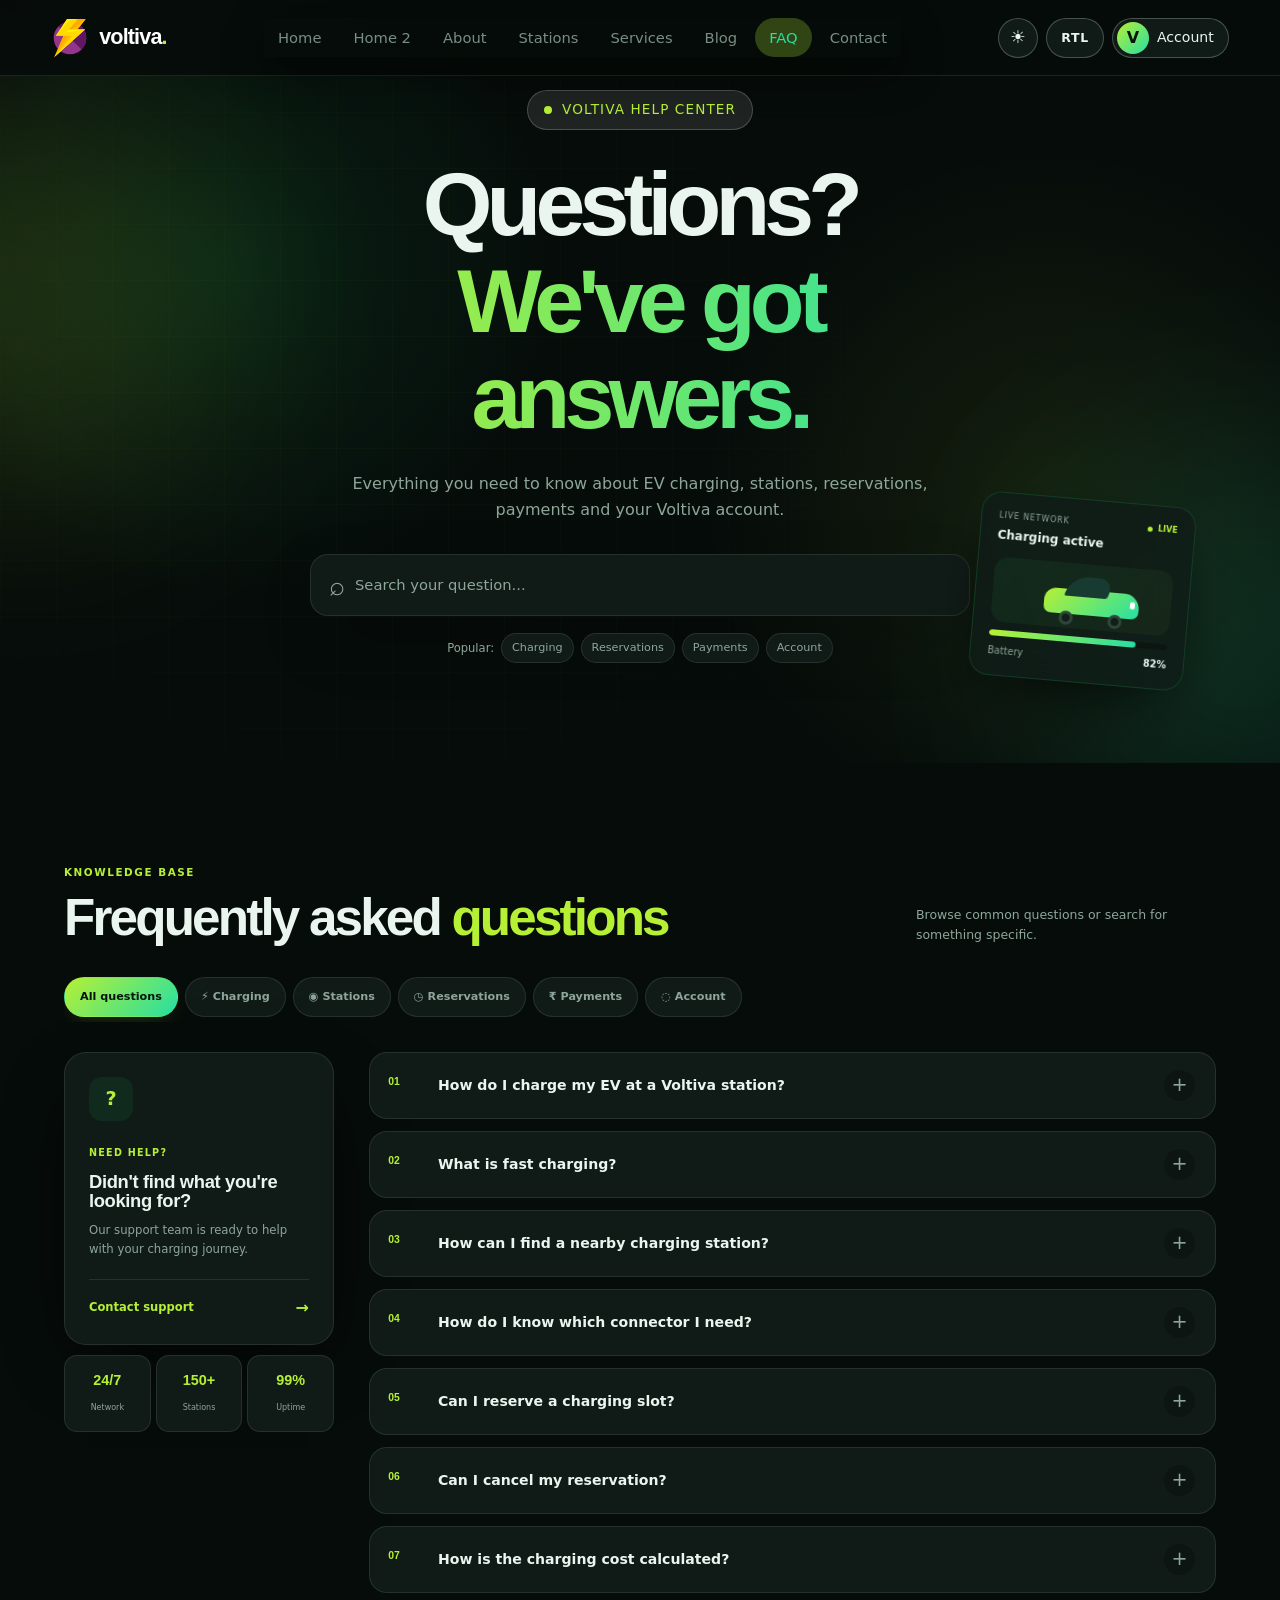
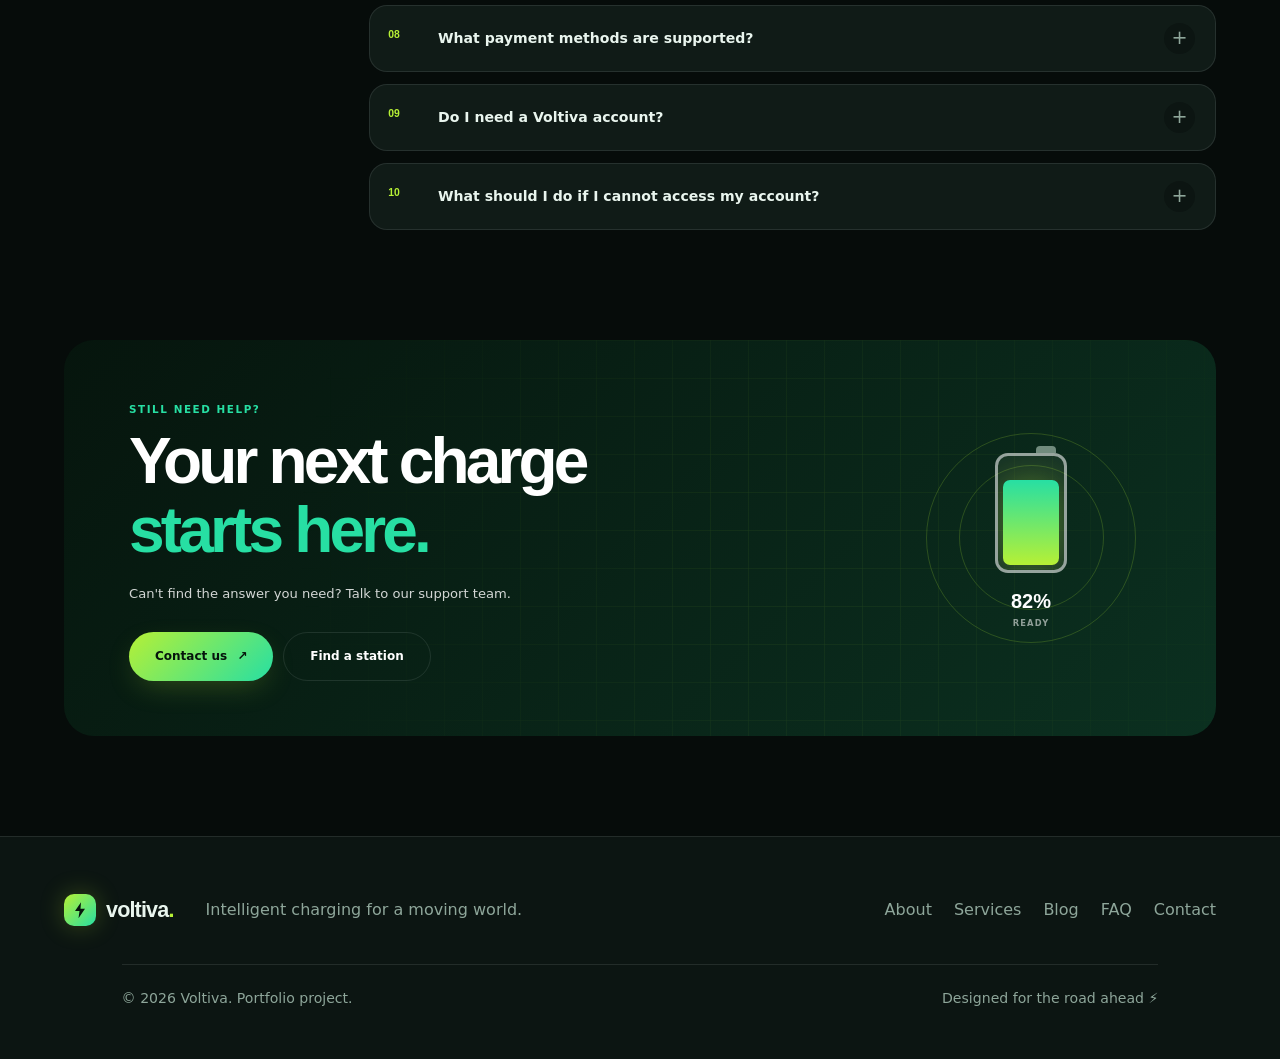
<file: pages/faq.html>
<!DOCTYPE html>
<html lang="en" dir="ltr">

<head>
  <meta charset="UTF-8">
  <meta name="viewport" content="width=device-width, initial-scale=1.0">

  <title>FAQ | Voltiva</title>

  <meta
    name="description"
    content="Find answers about Voltiva EV charging, stations, reservations, payments and accounts."
  >

  <link rel="stylesheet" href="../assets/css/faq.css">
  <link rel="stylesheet" href="../assets/css/style.css">
</head>

<body>

  <!-- =====================================================
       LOADER
  ====================================================== -->
  <div class="page-loader" id="pageLoader">
    <div class="loader-ring"></div>
    <span>VOLTIVA</span>
  </div>


  <!-- =====================================================
       HEADER
  ====================================================== -->
  <header class="site-header" id="siteHeader">

    <a class="brand" href="../index.html" aria-label="Voltiva home">
      <img
        src="../assets/images/lightening-svgrepo-com.svg"
        width="40"
        height="40"
        alt="Voltiva"
      >

      <span>
        voltiva<span class="brand-dot">.</span>
      </span>
    </a>


    <nav class="main-nav" id="mainNav" aria-label="Primary">

      <a class="nav-link" href="../index.html">
        Home
      </a>

      <a class="nav-link" href="home2.html">
        Home 2
      </a>

      <a class="nav-link" href="about.html">
        About
      </a>

      <a class="nav-link" href="stations.html">
        Stations
      </a>

      <a class="nav-link" href="services.html">
        Services
      </a>

      <a class="nav-link" href="blog.html">
        Blog
      </a>

      <a class="nav-link active" href="faq.html">
        FAQ
      </a>

      <a class="nav-link" href="contact.html">
        Contact
      </a>

    </nav>


    <div class="header-actions">

      <button
        class="icon-btn"
        id="themeToggle"
        type="button"
        aria-label="Toggle theme"
      >
        ☾
      </button>

      <button
        class="rtl-btn"
        id="rtlToggle"
        type="button"
        aria-label="Toggle RTL"
        aria-pressed="false"
      >
        RTL
      </button>

      <button
        class="profile-btn"
        type="button"
        aria-label="Account"
      >
        <span class="profile-avatar">V</span>
        <span class="profile-label">Account</span>
      </button>

      <button
        class="menu-btn"
        id="menuBtn"
        type="button"
        aria-label="Open menu"
        aria-expanded="false"
      >
        <span></span>
        <span></span>
        <span></span>
      </button>

    </div>

  </header>


  <!-- =====================================================
       MAIN
  ====================================================== -->
  <main>


    <!-- ===================================================
         FAQ HERO
    ==================================================== -->
    <section class="faq-hero">

      <div class="hero-grid"></div>

      <div class="hero-glow hero-glow-one"></div>
      <div class="hero-glow hero-glow-two"></div>


      <div class="hero-content">

        <div class="eyebrow">
          <span class="live-dot"></span>
          Voltiva Help Center
        </div>


        <h1>
          Questions?
          <em>We've got answers.</em>
        </h1>


        <p>
          Everything you need to know about EV charging,
          stations, reservations, payments and your Voltiva account.
        </p>


        <div class="faq-search">

          <span class="search-icon">⌕</span>

          <input
            type="search"
            id="faqSearch"
            placeholder="Search your question..."
            autocomplete="off"
          >

          <button
            type="button"
            id="clearSearch"
            aria-label="Clear search"
          >
            ×
          </button>

        </div>


        <div class="quick-topics">

          <span>Popular:</span>

          <button
            type="button"
            data-topic="charging"
          >
            Charging
          </button>

          <button
            type="button"
            data-topic="reservation"
          >
            Reservations
          </button>

          <button
            type="button"
            data-topic="payment"
          >
            Payments
          </button>

          <button
            type="button"
            data-topic="account"
          >
            Account
          </button>

        </div>

      </div>


      <!-- Floating charging widget -->

      <div class="hero-widget">

        <div class="widget-top">

          <div>
            <small>LIVE NETWORK</small>
            <strong>Charging active</strong>
          </div>

          <span class="live-badge">
            <i></i>
            LIVE
          </span>

        </div>


        <div class="widget-car">
          <div class="car-body">
            <span class="car-window"></span>
            <span class="car-light"></span>
          </div>

          <span class="wheel wheel-left"></span>
          <span class="wheel wheel-right"></span>
        </div>


        <div class="widget-battery">

          <div class="battery-track">
            <div class="battery-fill"></div>
          </div>

          <div class="battery-info">
            <span>Battery</span>
            <strong>82%</strong>
          </div>

        </div>

      </div>

    </section>



    <!-- ===================================================
         FAQ CONTENT
    ==================================================== -->
    <section class="faq-section">

      <div class="section-head">

        <div>

          <span class="section-label">
            KNOWLEDGE BASE
          </span>

          <h2>
            Frequently asked
            <span>questions</span>
          </h2>

        </div>

        <p id="resultText">
          Browse common questions or search for something specific.
        </p>

      </div>


      <!-- Category tabs -->

      <div class="faq-tabs" id="faqTabs">

        <button
          class="faq-tab active"
          data-category="all"
        >
          All questions
        </button>

        <button
          class="faq-tab"
          data-category="charging"
        >
          ⚡ Charging
        </button>

        <button
          class="faq-tab"
          data-category="stations"
        >
          ◉ Stations
        </button>

        <button
          class="faq-tab"
          data-category="reservation"
        >
          ◷ Reservations
        </button>

        <button
          class="faq-tab"
          data-category="payment"
        >
          ₹ Payments
        </button>

        <button
          class="faq-tab"
          data-category="account"
        >
          ◌ Account
        </button>

      </div>


      <div class="faq-layout">


        <!-- Side information -->

        <aside class="faq-sidebar">

          <div class="support-card">

            <div class="support-icon">
              ?
            </div>

            <span class="support-label">
              NEED HELP?
            </span>

            <h3>
              Didn't find what
              you're looking for?
            </h3>

            <p>
              Our support team is ready to help
              with your charging journey.
            </p>

            <a href="contact.html" class="support-link">
              Contact support
              <span>→</span>
            </a>

          </div>


          <div class="mini-stats">

            <div>
              <strong>24/7</strong>
              <span>Network</span>
            </div>

            <div>
              <strong>150+</strong>
              <span>Stations</span>
            </div>

            <div>
              <strong>99%</strong>
              <span>Uptime</span>
            </div>

          </div>

        </aside>


        <!-- FAQ LIST -->

        <div class="faq-list" id="faqList">


          <!-- 01 -->

          <article
            class="faq-item"
            data-category="charging"
            data-keywords="charging ev electric vehicle how charge charger"
          >

            <div class="faq-number">
              01
            </div>

            <div class="faq-main">

              <button
                class="faq-question"
                type="button"
                aria-expanded="false"
              >
                <span>
                  How do I charge my EV at a Voltiva station?
                </span>

                <span class="faq-icon">
                  +
                </span>
              </button>

              <div class="faq-answer">

                <div>
                  <p>
                    Find a compatible Voltiva station, park your
                    vehicle in the charging bay, connect the correct
                    connector and start your charging session.
                    You can then monitor the charging progress
                    through the available station interface.
                  </p>
                </div>

              </div>

            </div>

          </article>


          <!-- 02 -->

          <article
            class="faq-item"
            data-category="charging"
            data-keywords="fast charging dc ac charging speed"
          >

            <div class="faq-number">
              02
            </div>

            <div class="faq-main">

              <button
                class="faq-question"
                type="button"
                aria-expanded="false"
              >
                <span>
                  What is fast charging?
                </span>

                <span class="faq-icon">
                  +
                </span>
              </button>

              <div class="faq-answer">

                <div>
                  <p>
                    Fast charging uses higher charging power to
                    replenish an EV battery faster than standard
                    charging. The actual charging speed depends
                    on the charger, vehicle and battery conditions.
                  </p>
                </div>

              </div>

            </div>

          </article>


          <!-- 03 -->

          <article
            class="faq-item"
            data-category="stations"
            data-keywords="find station nearby location charging station map"
          >

            <div class="faq-number">
              03
            </div>

            <div class="faq-main">

              <button
                class="faq-question"
                type="button"
                aria-expanded="false"
              >
                <span>
                  How can I find a nearby charging station?
                </span>

                <span class="faq-icon">
                  +
                </span>
              </button>

              <div class="faq-answer">

                <div>
                  <p>
                    Visit the Stations page and use the search,
                    station filters or location feature to find
                    charging points around your preferred area.
                  </p>
                </div>

              </div>

            </div>

          </article>


          <!-- 04 -->

          <article
            class="faq-item"
            data-category="stations"
            data-keywords="connector CCS2 Type2 compatibility vehicle"
          >

            <div class="faq-number">
              04
            </div>

            <div class="faq-main">

              <button
                class="faq-question"
                type="button"
                aria-expanded="false"
              >
                <span>
                  How do I know which connector I need?
                </span>

                <span class="faq-icon">
                  +
                </span>
              </button>

              <div class="faq-answer">

                <div>
                  <p>
                    Check your vehicle manufacturer's charging
                    specifications. Then compare the connector type
                    shown on the Voltiva station before starting
                    your session.
                  </p>
                </div>

              </div>

            </div>

          </article>


          <!-- 05 -->

          <article
            class="faq-item"
            data-category="reservation"
            data-keywords="reserve booking reservation charging slot"
          >

            <div class="faq-number">
              05
            </div>

            <div class="faq-main">

              <button
                class="faq-question"
                type="button"
                aria-expanded="false"
              >
                <span>
                  Can I reserve a charging slot?
                </span>

                <span class="faq-icon">
                  +
                </span>
              </button>

              <div class="faq-answer">

                <div>
                  <p>
                    Yes. Select a station with reservation support,
                    choose an available time slot and confirm your
                    booking before travelling to the station.
                  </p>
                </div>

              </div>

            </div>

          </article>


          <!-- 06 -->

          <article
            class="faq-item"
            data-category="reservation"
            data-keywords="cancel booking reservation cancellation"
          >

            <div class="faq-number">
              06
            </div>

            <div class="faq-main">

              <button
                class="faq-question"
                type="button"
                aria-expanded="false"
              >
                <span>
                  Can I cancel my reservation?
                </span>

                <span class="faq-icon">
                  +
                </span>
              </button>

              <div class="faq-answer">

                <div>
                  <p>
                    Reservation cancellation depends on the
                    booking conditions. Open your reservation
                    details to check whether cancellation is
                    available for your selected booking.
                  </p>
                </div>

              </div>

            </div>

          </article>


          <!-- 07 -->

          <article
            class="faq-item"
            data-category="payment"
            data-keywords="payment price cost charging fee"
          >

            <div class="faq-number">
              07
            </div>

            <div class="faq-main">

              <button
                class="faq-question"
                type="button"
                aria-expanded="false"
              >
                <span>
                  How is the charging cost calculated?
                </span>

                <span class="faq-icon">
                  +
                </span>
              </button>

              <div class="faq-answer">

                <div>
                  <p>
                    Charging cost can vary depending on the
                    station, charger type, charging power and
                    applicable pricing. The estimated cost can
                    be shown before or during a charging session.
                  </p>
                </div>

              </div>

            </div>

          </article>


          <!-- 08 -->

          <article
            class="faq-item"
            data-category="payment"
            data-keywords="payment card UPI transaction online payment"
          >

            <div class="faq-number">
              08
            </div>

            <div class="faq-main">

              <button
                class="faq-question"
                type="button"
                aria-expanded="false"
              >
                <span>
                  What payment methods are supported?
                </span>

                <span class="faq-icon">
                  +
                </span>
              </button>

              <div class="faq-answer">

                <div>
                  <p>
                    Supported payment options are displayed during
                    checkout. Depending on the service configuration,
                    this may include digital payment methods and cards.
                  </p>
                </div>

              </div>

            </div>

          </article>


          <!-- 09 -->

          <article
            class="faq-item"
            data-category="account"
            data-keywords="account login signup profile password"
          >

            <div class="faq-number">
              09
            </div>

            <div class="faq-main">

              <button
                class="faq-question"
                type="button"
                aria-expanded="false"
              >
                <span>
                  Do I need a Voltiva account?
                </span>

                <span class="faq-icon">
                  +
                </span>
              </button>

              <div class="faq-answer">

                <div>
                  <p>
                    Some browsing features can be used without
                    an account. Features such as saved stations,
                    reservations and booking history may require
                    an account.
                  </p>
                </div>

              </div>

            </div>

          </article>


          <!-- 10 -->

          <article
            class="faq-item"
            data-category="account"
            data-keywords="password forgot account login reset"
          >

            <div class="faq-number">
              10
            </div>

            <div class="faq-main">

              <button
                class="faq-question"
                type="button"
                aria-expanded="false"
              >
                <span>
                  What should I do if I cannot access my account?
                </span>

                <span class="faq-icon">
                  +
                </span>
              </button>

              <div class="faq-answer">

                <div>
                  <p>
                    Use the account recovery option if available.
                    If you still cannot access your account,
                    contact Voltiva support for assistance.
                  </p>
                </div>

              </div>

            </div>

          </article>

        </div>

      </div>


      <!-- Empty state -->

      <div class="empty-state" id="emptyState">

        <div class="empty-icon">
          ⌕
        </div>

        <h3>
          No matching questions
        </h3>

        <p>
          Try another keyword or select a different category.
        </p>

        <button
          type="button"
          id="resetFAQ"
        >
          Show all questions
        </button>

      </div>

    </section>



    <!-- ===================================================
         CTA
    ==================================================== -->
    <section class="faq-cta">

      <div class="cta-pattern"></div>

      <div class="cta-content">

        <span class="section-label">
          STILL NEED HELP?
        </span>

        <h2>
          Your next charge
          <em>starts here.</em>
        </h2>

        <p>
          Can't find the answer you need?
          Talk to our support team.
        </p>

        <div class="cta-actions">

          <a
            href="contact.html"
            class="btn btn-primary"
          >
            Contact us
            <span>↗</span>
          </a>

          <a
            href="stations.html"
            class="btn btn-outline"
          >
            Find a station
          </a>

        </div>

      </div>


      <div class="cta-visual">

        <div class="cta-ring ring-one"></div>
        <div class="cta-ring ring-two"></div>

        <div class="cta-battery">

          <div class="battery-top"></div>

          <div class="battery-shell">
            <div class="battery-level"></div>
          </div>

          <strong>82%</strong>
          <span>READY</span>

        </div>

      </div>

    </section>

  </main>



  <!-- =====================================================
       FOOTER
  ====================================================== -->
   <footer class="site-footer">
    <div class="footer-top">
      <a class="brand" href="../index.html"><span class="brand-mark"><span></span></span><span>voltiva<span class="brand-dot">.</span></span></a>
      <p>Intelligent charging for a moving world.</p>
      <div class="footer-links"><a href="about.html">About</a><a href="services.html">Services</a><a href="blog.html">Blog</a><a href="faq.html">FAQ</a><a href="contact.html">Contact</a></div>
    </div>
    <div class="footer-bottom"><span>© 2026 Voltiva. Portfolio project.</span><span>Designed for the road ahead ⚡</span></div>
  </footer>


  <div
    class="toast"
    id="toast"
    role="status"
    aria-live="polite"
  ></div>


  <script src="../assets/js/faq.js"></script>
  <script src="../assets/js/main.js"></script>

</body>

</html>
</file>
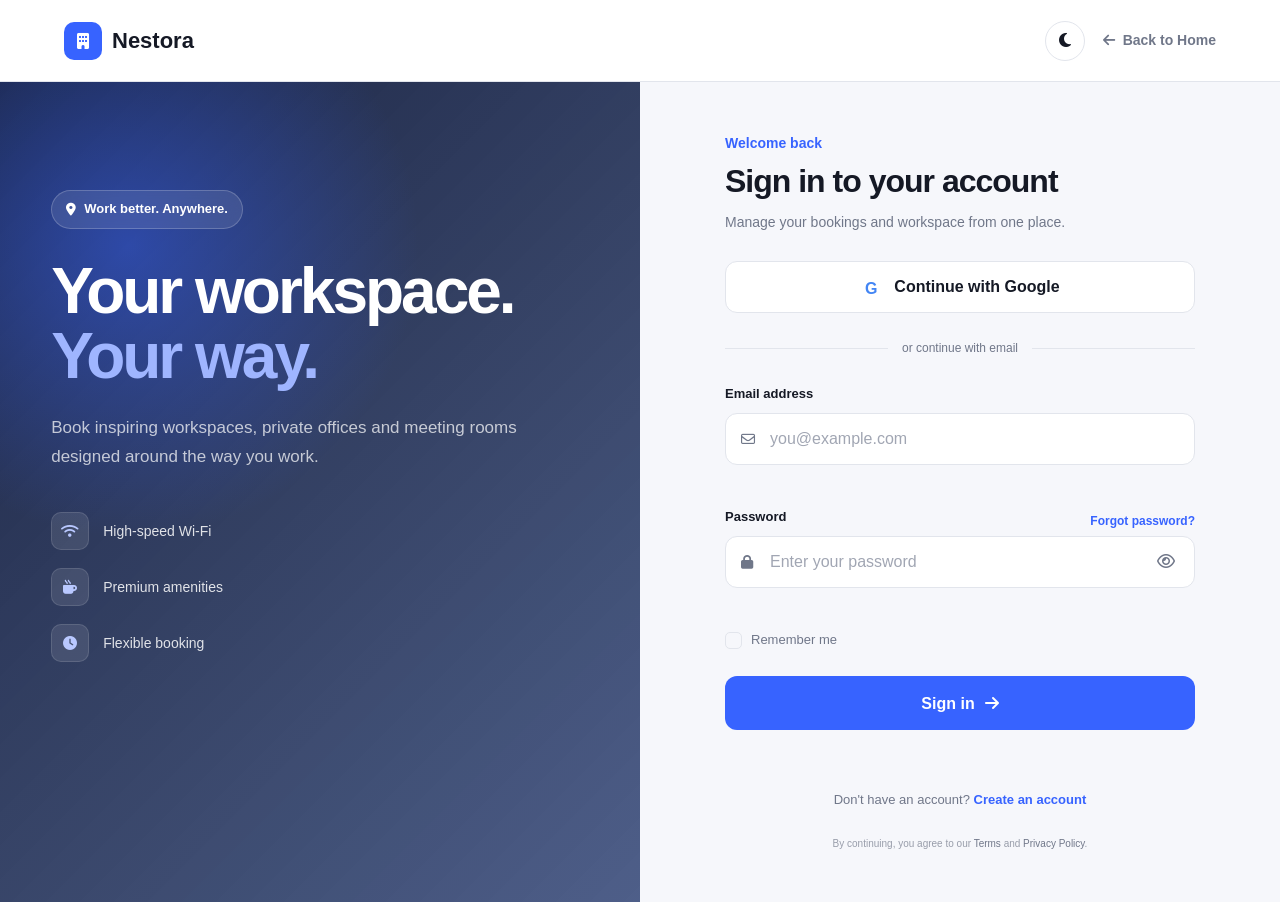
<file: pages/profile.html>
<!DOCTYPE html>
<html lang="en">
<head>
    <meta charset="UTF-8">
    <meta name="viewport" content="width=device-width, initial-scale=1.0">

    <title>Login | Nestora</title>


    <link rel="stylesheet" href="/assets/css/style.css">
     <link rel="stylesheet" href="/assets/css/profile.css">
 

    <link
        rel="stylesheet"
        href="https://cdnjs.cloudflare.com/ajax/libs/font-awesome/6.5.2/css/all.min.css"
    >
</head>

<body>

    <!-- ================= HEADER ================= -->

    <header class="login-header">

        <a href="../index.html" class="logo">
            <span class="logo-icon">
                <i class="fa-solid fa-building"></i>
            </span>

            <span>Nestora</span>
        </a>

        <div class="header-actions">

            <button class="theme-btn" id="themeBtn" aria-label="Toggle theme">
                <i class="fa-solid fa-moon"></i>
            </button>

            <a href="../index.html" class="back-home">
                <i class="fa-solid fa-arrow-left"></i>
                Back to Home
            </a>

        </div>

    </header>


    <!-- ================= MAIN ================= -->

    <main class="login-wrapper">

        <!-- LEFT SIDE -->

        <section class="login-visual">

            <div class="visual-overlay"></div>

            <div class="visual-content">

                <span class="eyebrow">
                    <i class="fa-solid fa-location-dot"></i>
                    Work better. Anywhere.
                </span>

                <h1>
                    Your workspace.
                    <span>Your way.</span>
                </h1>

                <p>
                    Book inspiring workspaces, private offices and meeting
                    rooms designed around the way you work.
                </p>

                <div class="visual-features">

                    <div class="feature">
                        <i class="fa-solid fa-wifi"></i>
                        <span>High-speed Wi-Fi</span>
                    </div>

                    <div class="feature">
                        <i class="fa-solid fa-mug-hot"></i>
                        <span>Premium amenities</span>
                    </div>

                    <div class="feature">
                        <i class="fa-solid fa-clock"></i>
                        <span>Flexible booking</span>
                    </div>

                </div>

            </div>

        </section>


        <!-- RIGHT SIDE -->

        <section class="login-panel">

            <div class="login-card">

                <div class="login-heading">

                    <span class="mobile-logo">
                        <i class="fa-solid fa-building"></i>
                    </span>

                    <p class="welcome-text">
                        Welcome back
                    </p>

                    <h2>
                        Sign in to your account
                    </h2>

                    <p class="subtitle">
                        Manage your bookings and workspace from one place.
                    </p>

                </div>


                <!-- Google -->

                <button class="google-btn" id="googleBtn">

                    <span class="google-icon">
                        G
                    </span>

                    Continue with Google

                </button>


                <div class="divider">
                    <span>or continue with email</span>
                </div>


                <!-- FORM -->

                <form id="loginForm" novalidate>

                    <!-- EMAIL -->

                    <div class="form-group">

                        <label for="email">
                            Email address
                        </label>

                        <div class="input-wrapper">

                            <i class="fa-regular fa-envelope"></i>

                            <input
                                type="email"
                                id="email"
                                placeholder="you@example.com"
                                autocomplete="email"
                            >

                        </div>

                        <small class="error-message" id="emailError"></small>

                    </div>


                    <!-- PASSWORD -->

                    <div class="form-group">

                        <div class="password-label">

                            <label for="password">
                                Password
                            </label>

                            <a href="#" id="forgotPassword">
                                Forgot password?
                            </a>

                        </div>

                        <div class="input-wrapper">

                            <i class="fa-solid fa-lock"></i>

                            <input
                                type="password"
                                id="password"
                                placeholder="Enter your password"
                                autocomplete="current-password"
                            >

                            <button
                                type="button"
                                class="password-toggle"
                                id="passwordToggle"
                                aria-label="Show password"
                            >
                                <i class="fa-regular fa-eye"></i>
                            </button>

                        </div>

                        <small class="error-message" id="passwordError"></small>

                    </div>


                    <!-- REMEMBER -->

                    <div class="form-options">

                        <label class="remember">

                            <input
                                type="checkbox"
                                id="remember"
                            >

                            <span class="custom-checkbox"></span>

                            <span>
                                Remember me
                            </span>

                        </label>

                    </div>


                    <!-- LOGIN BUTTON -->

                    <button
                        type="submit"
                        class="login-btn"
                        id="loginBtn"
                    >

                        <span id="loginText">
                            Sign in
                        </span>

                        <span
                            class="loader"
                            id="loader"
                        ></span>

                        <i
                            class="fa-solid fa-arrow-right"
                            id="loginArrow"
                        ></i>

                    </button>


                    <!-- MESSAGE -->

                    <div
                        class="form-message"
                        id="formMessage"
                    ></div>

                </form>


                <!-- SIGNUP -->

                <p class="signup-text">

                    Don't have an account?

                    <a href="signup.html">
                        Create an account
                    </a>

                </p>


                <p class="terms">

                    By continuing, you agree to our
                    <a href="#">Terms</a>
                    and
                    <a href="#">Privacy Policy</a>.

                </p>

            </div>

        </section>

    </main>


    <script src="../assets/js/profile.js"></script>
    <script src="../assets/js/main.js"></script>

</body>
</html>
</file>
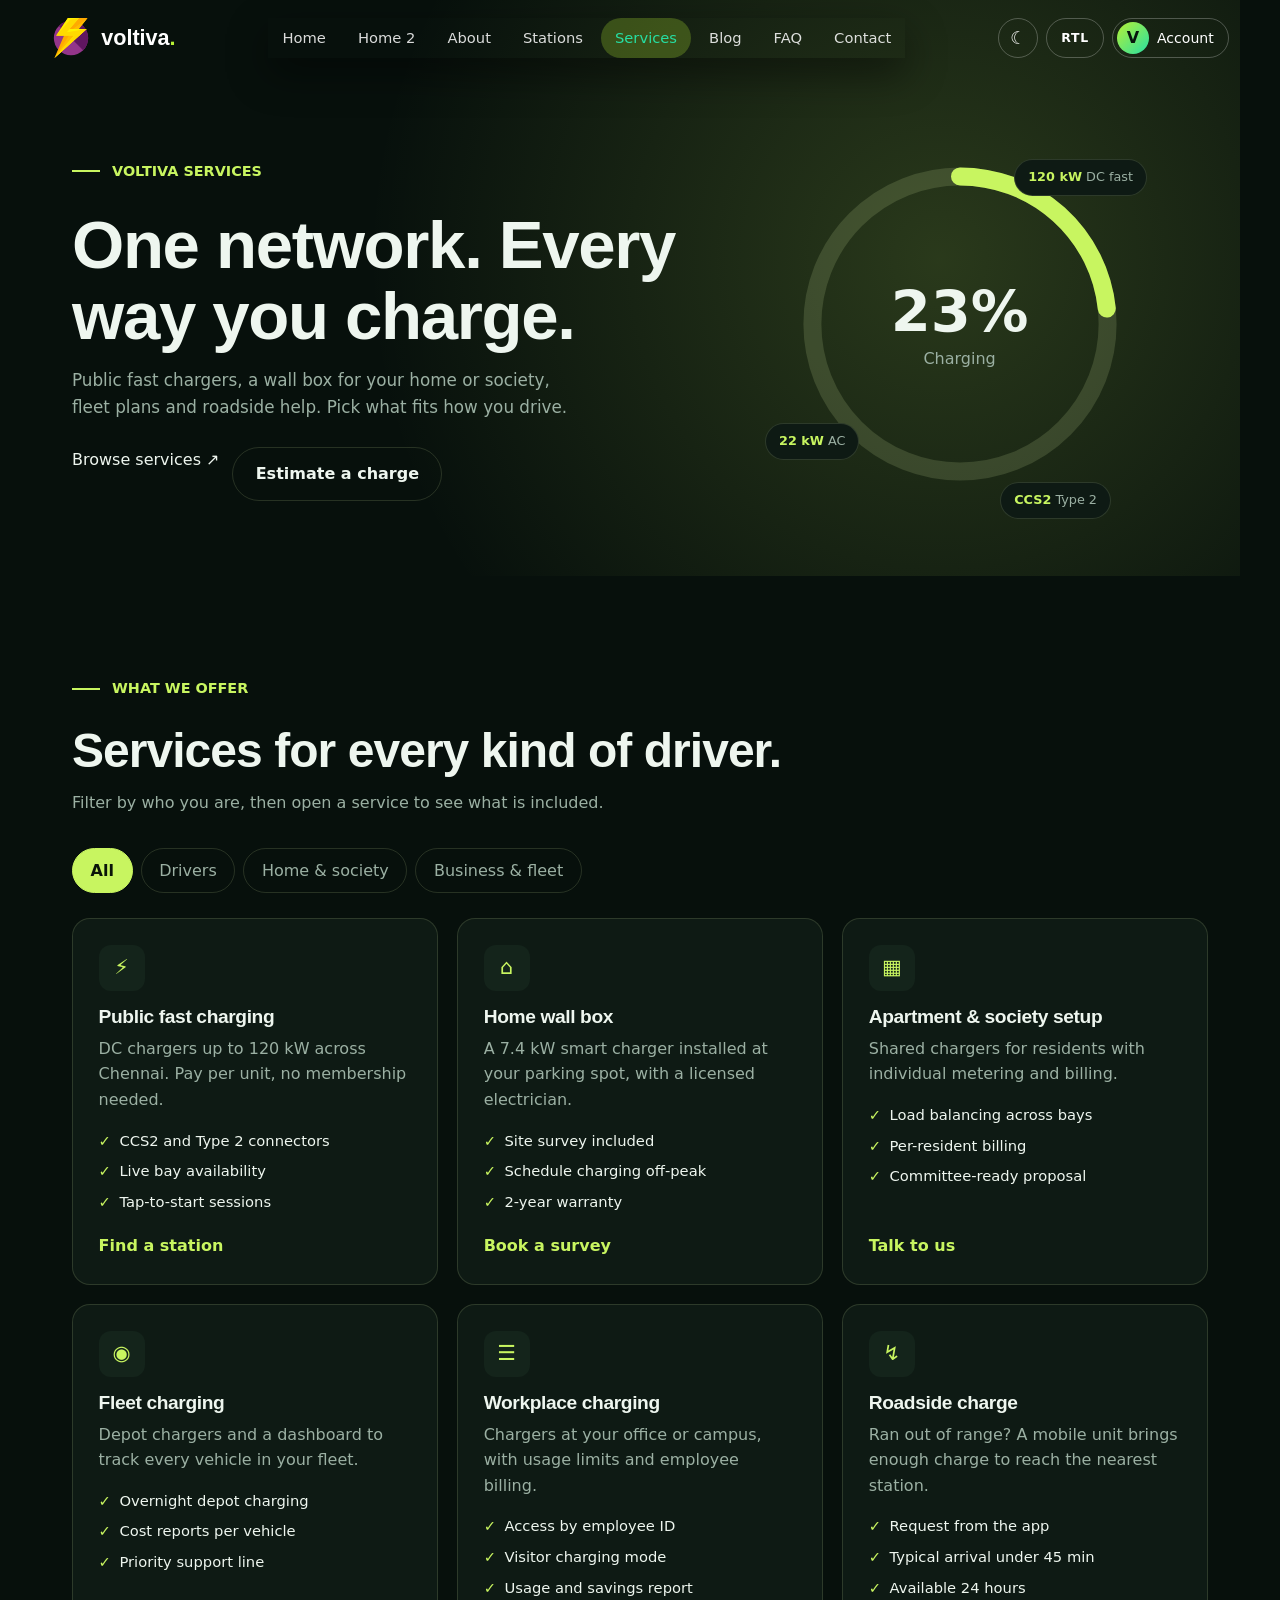
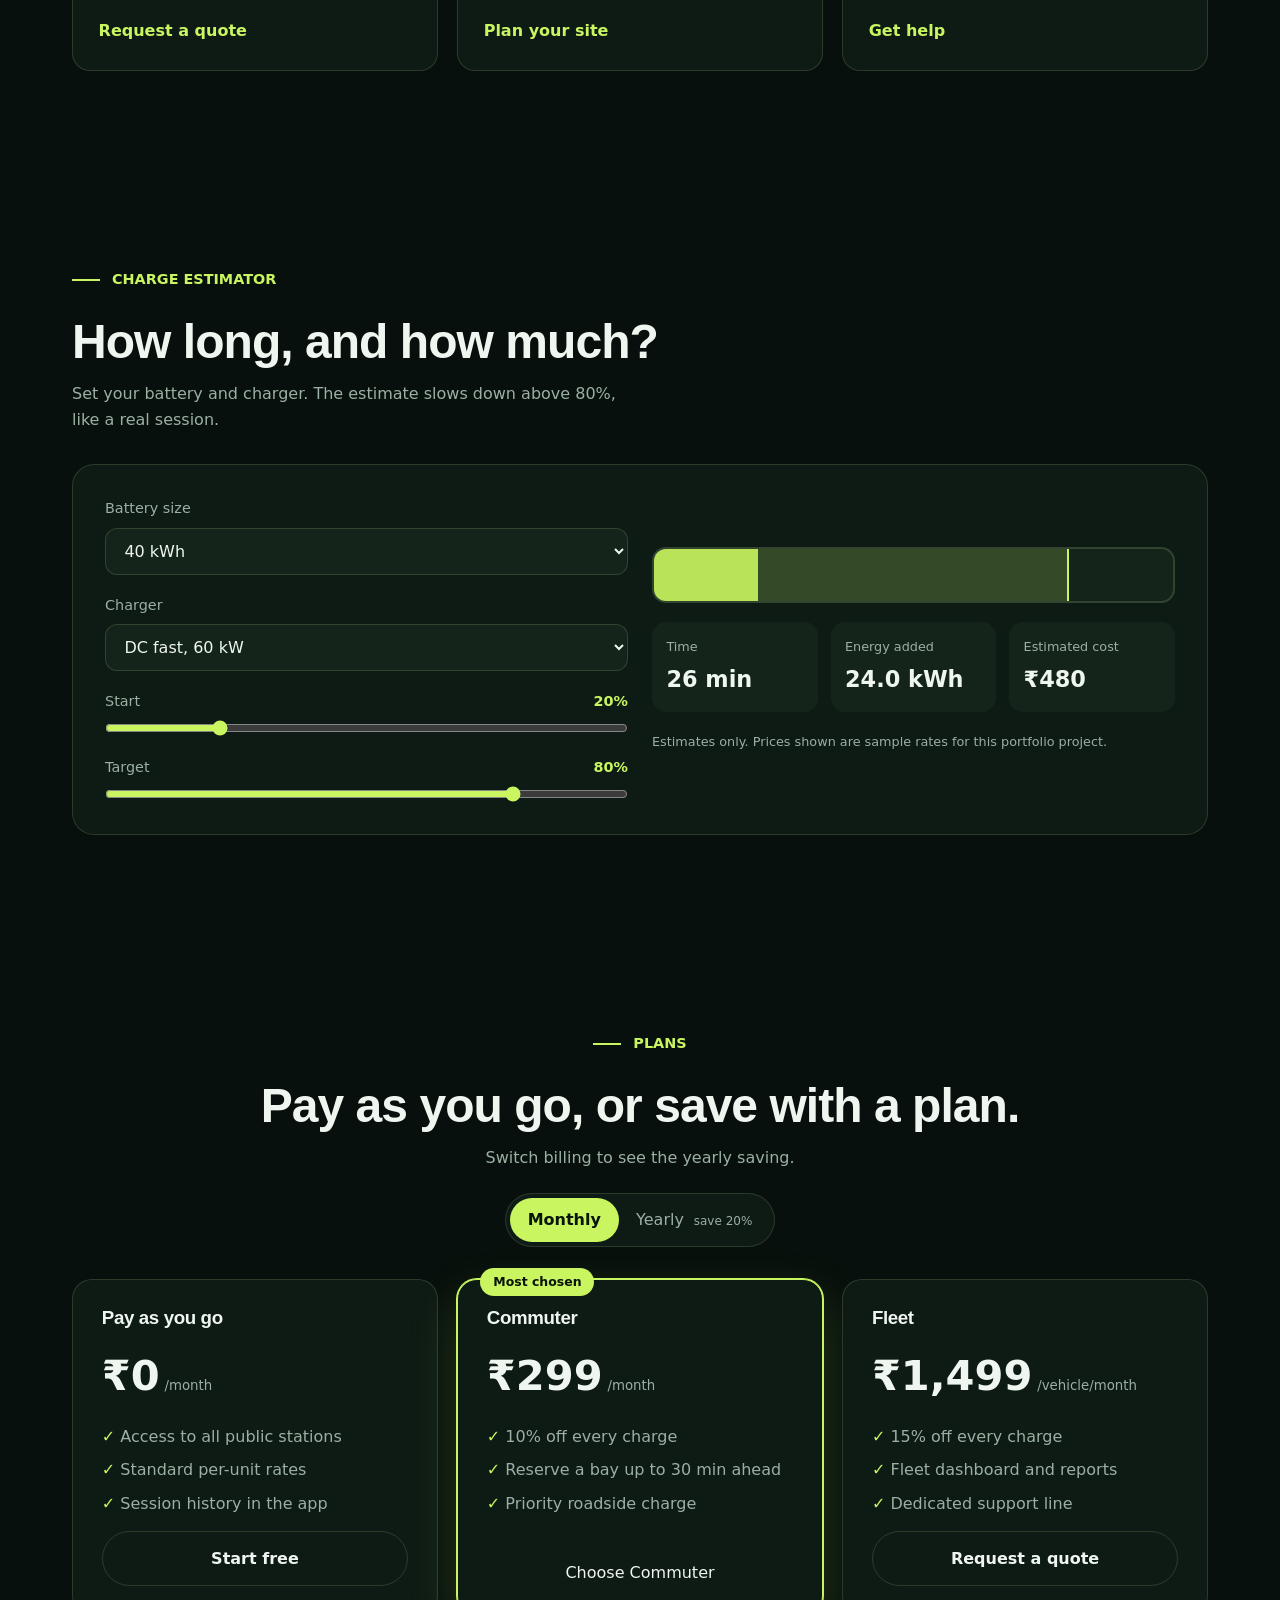
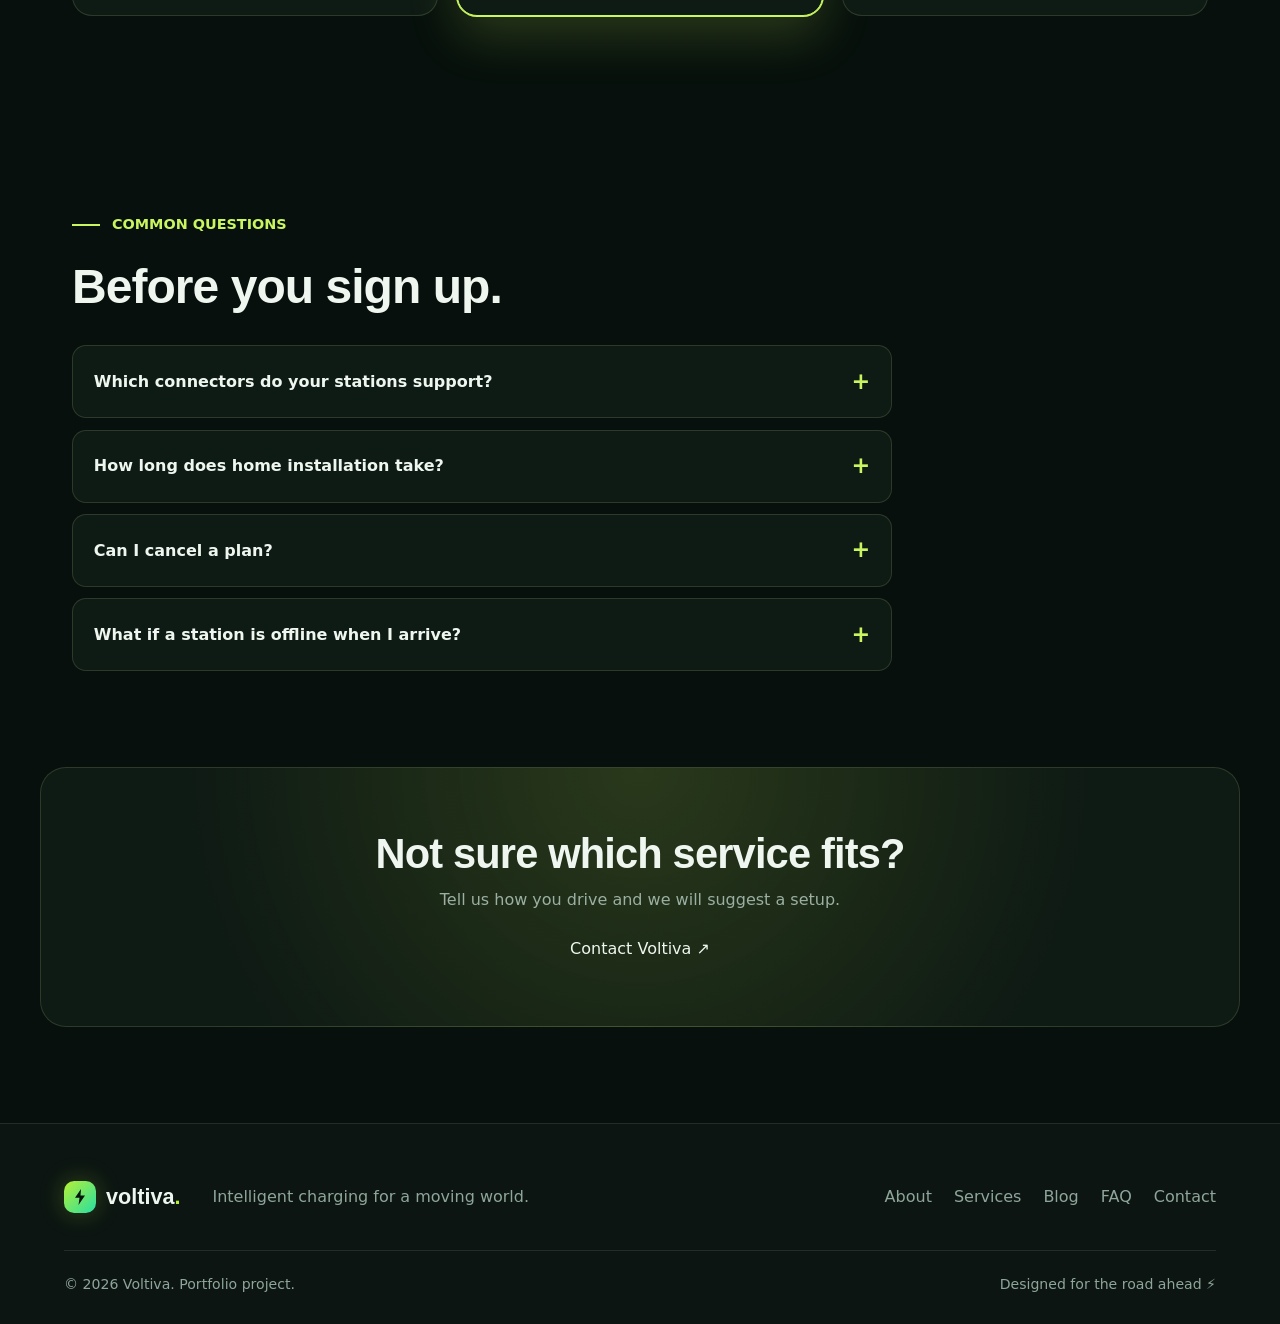
<file: pages/services.html>
<!DOCTYPE html>
<html lang="en" dir="ltr">
<head>
  <meta charset="UTF-8">
  <meta name="viewport" content="width=device-width, initial-scale=1.0">

  <title>Services | Voltiva</title>

  <meta
    name="description"
    content="Public fast charging, home and society chargers, fleet plans and roadside help. Everything Voltiva offers for EV drivers."
  >

  <!-- Apply saved theme before paint (prevents flash) -->
  <script>
    (function () {
      document.documentElement.classList.add("js");
      try {
        var t = localStorage.getItem("voltiva-theme") || localStorage.getItem("theme");
        if (t === "light" || t === "dark") {
          document.documentElement.setAttribute("data-theme", t);
          document.documentElement.classList.add(t);
        }
        if (localStorage.getItem("voltiva-dir") === "rtl") {
          document.documentElement.setAttribute("dir", "rtl");
        }
      } catch (e) {}
    })();
  </script>

  <!-- If JavaScript is off, never trap the visitor behind the loader -->
  <noscript>
    <style>
      .page-loader { display: none !important; }
      .sv-faq-a { max-height: none !important; }
    </style>
  </noscript>

  <!-- Global CSS -->
  <link rel="stylesheet" href="../assets/css/style.css">

  <!-- Services Page CSS -->
  <link rel="stylesheet" href="../assets/css/services.css">
</head>

<body class="services-page">

  <!-- PAGE LOADER -->
  <div class="page-loader" id="pageLoader">
    <div class="loader-orbit">
      <span></span>
      <span></span>
      <span></span>
    </div>
    <p>Loading services...</p>
  </div>


  <!-- HEADER -->
  <header class="site-header" id="siteHeader">

    <a class="brand" href="../index.html" aria-label="Voltiva home">
      <img src="../assets/images/lightening-svgrepo-com.svg" width="40" height="40" alt="">
      <span>voltiva<span class="brand-dot">.</span></span>
    </a>

    <nav class="main-nav" id="mainNav" aria-label="Primary">
      <a class="nav-link" href="../index.html">Home</a>
      <a class="nav-link" href="home2.html">Home 2</a>
      <a class="nav-link" href="about.html">About</a>
      <a class="nav-link" href="stations.html">Stations</a>
      <a class="nav-link active" href="services.html" aria-current="page">Services</a>
      <a class="nav-link" href="blog.html">Blog</a>
      <a class="nav-link" href="faq.html">FAQ</a>
      <a class="nav-link" href="contact.html">Contact</a>
    </nav>

    <div class="header-actions">
      <button class="icon-btn" id="themeToggle" type="button" aria-label="Toggle theme">☾</button>
      <button class="rtl-btn" id="rtlToggle" type="button" aria-label="Toggle RTL" aria-pressed="false">RTL</button>
      <button class="profile-btn" type="button" aria-label="Account">
        <span class="profile-avatar">V</span>
        <span class="profile-label">Account</span>
      </button>
      <button class="menu-btn" id="menuBtn" type="button" aria-label="Open menu" aria-expanded="false" aria-controls="mainNav">
        <span></span><span></span><span></span>
      </button>
    </div>

  </header>


  <main>

    <!-- ===================== HERO ===================== -->
    <section class="sv-hero">
      <div class="sv-hero-glow" aria-hidden="true"></div>

      <div class="sv-hero-copy">
        <span class="section-kicker">VOLTIVA SERVICES</span>
        <h1>One network. Every way you charge.</h1>
        <p>
          Public fast chargers, a wall box for your home or society, fleet plans
          and roadside help. Pick what fits how you drive.
        </p>
        <div class="sv-hero-actions">
          <a href="#serviceList" class="primary-btn">Browse services <span aria-hidden="true">↗</span></a>
          <a href="#calculator" class="sv-ghost-btn">Estimate a charge</a>
        </div>
      </div>

      <!-- Live charging meter -->
      <div class="sv-meter" aria-hidden="true">
        <svg viewBox="0 0 200 200" class="sv-meter-svg">
          <circle class="sv-ring-bg" cx="100" cy="100" r="82"/>
          <circle class="sv-ring" id="meterRing" cx="100" cy="100" r="82"/>
        </svg>
        <div class="sv-meter-core">
          <strong id="meterPct">0%</strong>
          <span id="meterLabel">Charging</span>
        </div>
        <div class="sv-meter-chip chip-a"><b>120 kW</b> DC fast</div>
        <div class="sv-meter-chip chip-b"><b>22 kW</b> AC</div>
        <div class="sv-meter-chip chip-c"><b>CCS2</b> Type 2</div>
      </div>
    </section>


    <!-- ===================== SERVICES ===================== -->
    <section class="sv-section" id="serviceList">

      <div class="section-heading">
        <div>
          <span class="section-kicker">WHAT WE OFFER</span>
          <h2>Services for every kind of driver.</h2>
          <p>Filter by who you are, then open a service to see what is included.</p>
        </div>
      </div>

      <div class="sv-tabs" role="tablist" aria-label="Service categories">
        <button class="sv-tab active" role="tab" aria-selected="true" data-cat="all" type="button">All</button>
        <button class="sv-tab" role="tab" aria-selected="false" data-cat="drivers" type="button">Drivers</button>
        <button class="sv-tab" role="tab" aria-selected="false" data-cat="home" type="button">Home &amp; society</button>
        <button class="sv-tab" role="tab" aria-selected="false" data-cat="business" type="button">Business &amp; fleet</button>
      </div>

      <div class="sv-grid" id="svGrid">

        <article class="sv-card" data-cat="drivers">
          <div class="sv-icon" aria-hidden="true">⚡</div>
          <h3>Public fast charging</h3>
          <p>DC chargers up to 120 kW across Chennai. Pay per unit, no membership needed.</p>
          <ul>
            <li>CCS2 and Type 2 connectors</li>
            <li>Live bay availability</li>
            <li>Tap-to-start sessions</li>
          </ul>
          <a class="sv-link" href="stations.html">Find a station</a>
        </article>

        <article class="sv-card" data-cat="home">
          <div class="sv-icon" aria-hidden="true">⌂</div>
          <h3>Home wall box</h3>
          <p>A 7.4 kW smart charger installed at your parking spot, with a licensed electrician.</p>
          <ul>
            <li>Site survey included</li>
            <li>Schedule charging off-peak</li>
            <li>2-year warranty</li>
          </ul>
          <a class="sv-link" href="contact.html">Book a survey</a>
        </article>

        <article class="sv-card" data-cat="home">
          <div class="sv-icon" aria-hidden="true">▦</div>
          <h3>Apartment &amp; society setup</h3>
          <p>Shared chargers for residents with individual metering and billing.</p>
          <ul>
            <li>Load balancing across bays</li>
            <li>Per-resident billing</li>
            <li>Committee-ready proposal</li>
          </ul>
          <a class="sv-link" href="contact.html">Talk to us</a>
        </article>

        <article class="sv-card" data-cat="business">
          <div class="sv-icon" aria-hidden="true">◉</div>
          <h3>Fleet charging</h3>
          <p>Depot chargers and a dashboard to track every vehicle in your fleet.</p>
          <ul>
            <li>Overnight depot charging</li>
            <li>Cost reports per vehicle</li>
            <li>Priority support line</li>
          </ul>
          <a class="sv-link" href="contact.html">Request a quote</a>
        </article>

        <article class="sv-card" data-cat="business">
          <div class="sv-icon" aria-hidden="true">☰</div>
          <h3>Workplace charging</h3>
          <p>Chargers at your office or campus, with usage limits and employee billing.</p>
          <ul>
            <li>Access by employee ID</li>
            <li>Visitor charging mode</li>
            <li>Usage and savings report</li>
          </ul>
          <a class="sv-link" href="contact.html">Plan your site</a>
        </article>

        <article class="sv-card" data-cat="drivers">
          <div class="sv-icon" aria-hidden="true">↯</div>
          <h3>Roadside charge</h3>
          <p>Ran out of range? A mobile unit brings enough charge to reach the nearest station.</p>
          <ul>
            <li>Request from the app</li>
            <li>Typical arrival under 45 min</li>
            <li>Available 24 hours</li>
          </ul>
          <a class="sv-link" href="contact.html">Get help</a>
        </article>

      </div>

      <div class="no-results" id="svEmpty" hidden>
        <h3>Nothing in this category yet</h3>
        <p>Choose another category to see more services.</p>
      </div>

    </section>


    <!-- ===================== CALCULATOR ===================== -->
    <section class="sv-section sv-calc-section" id="calculator">

      <div class="section-heading">
        <div>
          <span class="section-kicker">CHARGE ESTIMATOR</span>
          <h2>How long, and how much?</h2>
          <p>Set your battery and charger. The estimate slows down above 80%, like a real session.</p>
        </div>
      </div>

      <div class="sv-calc">

        <div class="sv-calc-controls">

          <div class="sv-field">
            <label for="calcBattery">Battery size</label>
            <select id="calcBattery">
              <option value="30">30 kWh</option>
              <option value="40" selected>40 kWh</option>
              <option value="60">60 kWh</option>
              <option value="75">75 kWh</option>
            </select>
          </div>

          <div class="sv-field">
            <label for="calcCharger">Charger</label>
            <select id="calcCharger">
              <option value="7.4" data-rate="12">Home wall box, 7.4 kW</option>
              <option value="22" data-rate="16">AC public, 22 kW</option>
              <option value="60" data-rate="20" selected>DC fast, 60 kW</option>
              <option value="120" data-rate="24">DC ultra, 120 kW</option>
            </select>
          </div>

          <div class="sv-field">
            <label for="calcStart">Start <output id="calcStartOut">20%</output></label>
            <input type="range" id="calcStart" min="0" max="95" step="1" value="20">
          </div>

          <div class="sv-field">
            <label for="calcEnd">Target <output id="calcEndOut">80%</output></label>
            <input type="range" id="calcEnd" min="5" max="100" step="1" value="80">
          </div>

        </div>

        <div class="sv-calc-result" aria-live="polite">
          <div class="sv-battery" aria-hidden="true">
            <span class="sv-battery-from" id="batFrom"></span>
            <span class="sv-battery-to" id="batTo"></span>
          </div>
          <div class="sv-result-grid">
            <div><span>Time</span><strong id="resTime">--</strong></div>
            <div><span>Energy added</span><strong id="resEnergy">--</strong></div>
            <div><span>Estimated cost</span><strong id="resCost">--</strong></div>
          </div>
          <p class="sv-note">Estimates only. Prices shown are sample rates for this portfolio project.</p>
        </div>

      </div>

    </section>


    <!-- ===================== PLANS ===================== -->
    <section class="sv-section" id="plans">

      <div class="section-heading centered">
        <span class="section-kicker">PLANS</span>
        <h2>Pay as you go, or save with a plan.</h2>
        <p>Switch billing to see the yearly saving.</p>

        <div class="sv-billing" role="group" aria-label="Billing period">
          <button type="button" class="active" data-billing="monthly" aria-pressed="true">Monthly</button>
          <button type="button" data-billing="yearly" aria-pressed="false">Yearly <em>save 20%</em></button>
        </div>
      </div>

      <div class="sv-plans">

        <article class="sv-plan">
          <h3>Pay as you go</h3>
          <p class="sv-price"><span class="amt">₹0</span><small>/month</small></p>
          <ul>
            <li>Access to all public stations</li>
            <li>Standard per-unit rates</li>
            <li>Session history in the app</li>
          </ul>
          <a href="contact.html" class="sv-ghost-btn">Start free</a>
        </article>

        <article class="sv-plan featured">
          <span class="sv-badge">Most chosen</span>
          <h3>Commuter</h3>
          <p class="sv-price"><span class="amt" data-monthly="299" data-yearly="239">₹299</span><small>/month</small></p>
          <ul>
            <li>10% off every charge</li>
            <li>Reserve a bay up to 30 min ahead</li>
            <li>Priority roadside charge</li>
          </ul>
          <a href="contact.html" class="primary-btn">Choose Commuter</a>
        </article>

        <article class="sv-plan">
          <h3>Fleet</h3>
          <p class="sv-price"><span class="amt" data-monthly="1499" data-yearly="1199">₹1,499</span><small>/vehicle/month</small></p>
          <ul>
            <li>15% off every charge</li>
            <li>Fleet dashboard and reports</li>
            <li>Dedicated support line</li>
          </ul>
          <a href="contact.html" class="sv-ghost-btn">Request a quote</a>
        </article>

      </div>

    </section>


    <!-- ===================== QUESTIONS ===================== -->
    <section class="sv-section" id="serviceFaq">

      <div class="section-heading">
        <div>
          <span class="section-kicker">COMMON QUESTIONS</span>
          <h2>Before you sign up.</h2>
        </div>
      </div>

      <div class="sv-faq">

        <div class="sv-faq-item">
          <button class="sv-faq-q" type="button" aria-expanded="false">
            Which connectors do your stations support?
            <span aria-hidden="true">+</span>
          </button>
          <div class="sv-faq-a"><p>Every station has CCS2 and Type 2. Check the connector filter on the Stations page before you travel.</p></div>
        </div>

        <div class="sv-faq-item">
          <button class="sv-faq-q" type="button" aria-expanded="false">
            How long does home installation take?
            <span aria-hidden="true">+</span>
          </button>
          <div class="sv-faq-a"><p>Most home installs finish in one day after the site survey. Society setups take longer because they need committee approval.</p></div>
        </div>

        <div class="sv-faq-item">
          <button class="sv-faq-q" type="button" aria-expanded="false">
            Can I cancel a plan?
            <span aria-hidden="true">+</span>
          </button>
          <div class="sv-faq-a"><p>Yes. Monthly plans stop at the end of the billing month. Yearly plans are refunded for unused full months.</p></div>
        </div>

        <div class="sv-faq-item">
          <button class="sv-faq-q" type="button" aria-expanded="false">
            What if a station is offline when I arrive?
            <span aria-hidden="true">+</span>
          </button>
          <div class="sv-faq-a"><p>The app shows the nearest working station and keeps your reserved bay time for the next one.</p></div>
        </div>

      </div>

    </section>


    <!-- ===================== CTA ===================== -->
    <section class="sv-cta">
      <div class="sv-cta-inner">
        <h2>Not sure which service fits?</h2>
        <p>Tell us how you drive and we will suggest a setup.</p>
        <a href="contact.html" class="primary-btn magnetic-btn">Contact Voltiva <span aria-hidden="true">↗</span></a>
      </div>
    </section>

  </main>


  <!-- FOOTER -->
  <footer class="site-footer">

    <div class="footer-top">

      <a class="brand" href="../index.html">
        <span class="brand-mark"><span></span></span>
        <span>voltiva<span class="brand-dot">.</span></span>
      </a>

      <p>Intelligent charging for a moving world.</p>

      <div class="footer-links">
        <a href="about.html">About</a>
        <a href="services.html">Services</a>
        <a href="blog.html">Blog</a>
        <a href="faq.html">FAQ</a>
        <a href="contact.html">Contact</a>
      </div>

    </div>

    <div class="footer-bottom">
      <span>© 2026 Voltiva. Portfolio project.</span>
      <span>Designed for the road ahead ⚡</span>
    </div>

  </footer>


  <!-- Toast -->
  <div class="toast" id="toast" role="status" aria-live="polite"></div>

  <!-- Back to top -->
  <button class="back-top" id="backTop" type="button" aria-label="Back to top">↑</button>

  <!-- services.js handles theme, RTL, menu, loader and all page features itself.
       Do NOT add main.js or site.js here, or the theme toggle will fire twice and cancel out. -->
  <script src="../assets/js/services.js"></script>

</body>
</html>
</file>
<file: assets/css/faq.css>
/* =========================================================
   VOLTIVA FAQ PAGE
   Standalone CSS
   Desktop • Laptop • Tablet • Mobile • RTL • Dark
========================================================= */

:root {
  --bg: #f3f7f1;
  --bg2: #e7efe3;
  --surf: #ffffff;

  --ink: #0c1a13;
  --mut: #596b61;

  --line: rgba(12, 26, 19, .12);

  --acc: #17b85b;
  --acc2: #b6f035;
  --acct: #0a7a3d;

  --on: #06150c;

  --glow: rgba(23, 184, 91, .22);

  --shadow:
    0 25px 60px -30px rgba(12, 26, 19, .28);

  --font:
    "DM Sans",
    system-ui,
    -apple-system,
    BlinkMacSystemFont,
    "Segoe UI",
    sans-serif;

  --disp:
    "Space Grotesk",
    "DM Sans",
    system-ui,
    sans-serif;

  --radius: 22px;

  --header-height: 76px;

  --e:
    cubic-bezier(.22, 1, .36, 1);
}


[data-theme="dark"] {

  --bg: #060c0a;
  --bg2: #0c1512;
  --surf: #101b17;

  --ink: #e9f5ee;
  --mut: #8ea69a;

  --line: rgba(233, 245, 238, .1);

  --acc: #b6f035;
  --acc2: #27dfa3;
  --acct: #b6f035;

  --on: #06150c;

  --glow: rgba(182, 240, 53, .2);

  --shadow:
    0 25px 70px -25px #000;
}


[dir="rtl"] {
  --dir: -1;
}


/* =========================================================
   RESET
========================================================= */

*,
*::before,
*::after {
  box-sizing: border-box;
  margin: 0;
  padding: 0;
}


html {
  scroll-behavior: smooth;
  scroll-padding-top: var(--header-height);

  overflow-x: hidden;
}


body {
  min-height: 100vh;

  background: var(--bg);
  color: var(--ink);

  font-family: var(--font);
  line-height: 1.6;

  overflow-x: hidden;

  transition:
    background .4s ease,
    color .4s ease;
}


img,
svg {
  max-width: 100%;
}


a {
  color: inherit;
  text-decoration: none;
}


button,
input {
  font: inherit;
}


button {
  cursor: pointer;
}


button:focus-visible,
a:focus-visible,
input:focus-visible {
  outline: 2px solid var(--acc);
  outline-offset: 3px;
}


h1,
h2,
h3 {
  font-family: var(--disp);
  line-height: 1.05;
}


button,
a,
input {
  -webkit-tap-highlight-color: transparent;
}


/* =========================================================
   LOADER
========================================================= */

.page-loader {
  position: fixed;
  inset: 0;

  display: grid;
  place-content: center;
  justify-items: center;
  gap: 14px;

  background: var(--bg);

  z-index: 9999;

  transition:
    opacity .5s ease,
    visibility .5s ease;
}


.page-loader.hide {
  opacity: 0;
  visibility: hidden;
}


.loader-ring {
  width: 52px;
  height: 52px;

  border: 3px solid var(--line);
  border-top-color: var(--acc);

  border-radius: 50%;

  animation:
    loaderSpin .8s linear infinite;
}


.page-loader span {
  font-size: .7rem;
  font-weight: 800;

  letter-spacing: .18em;
}


@keyframes loaderSpin {

  to {
    transform: rotate(360deg);
  }

}


/* =========================================================
   HEADER
========================================================= */

.site-header {
  position: sticky;
  top: 0;

  width: 100%;
  min-height: var(--header-height);

  padding:
    0
    clamp(16px, 4vw, 56px);

  display: flex;
  align-items: center;
  justify-content: space-between;

  gap: 20px;

  background:
    color-mix(
      in srgb,
      var(--bg) 88%,
      transparent
    );

  border-bottom: 1px solid var(--line);

  backdrop-filter: blur(18px);

  z-index: 2000;
}


.brand {
  display: flex;
  align-items: center;

  gap: 9px;

  flex-shrink: 0;

  font-family: var(--disp);
  font-size: 1.35rem;
  font-weight: 800;

  letter-spacing: -.04em;
}


.brand img {
  width: 38px;
  height: 38px;

  object-fit: contain;
}


.brand-dot {
  color: var(--acc);
}


.main-nav {
  display: flex;
  align-items: center;

  gap: 3px;
}


.nav-link {
  padding: 8px 12px;

  border-radius: 999px;

  color: var(--mut);

  font-size: .87rem;
  font-weight: 600;

  transition:
    color .25s ease,
    background .25s ease;
}


.nav-link:hover,
.nav-link.active {
  color: var(--ink);
  background: var(--glow);
}


.nav-link.active {
  color: var(--acct);
}


.header-actions {
  display: flex;
  align-items: center;

  gap: 7px;

  flex-shrink: 0;
}


.icon-btn,
.rtl-btn,
.profile-btn,
.menu-btn {
  border: 1px solid var(--line);

  background: var(--surf);
  color: var(--ink);

  transition: .25s var(--e);
}


.icon-btn:hover,
.rtl-btn:hover,
.profile-btn:hover,
.menu-btn:hover {
  border-color: var(--acc);
  transform: translateY(-2px);
}


.icon-btn,
.rtl-btn {
  height: 40px;

  border-radius: 999px;
}


.icon-btn {
  width: 40px;

  display: grid;
  place-items: center;

  font-size: 1.05rem;
}


.rtl-btn {
  padding: 0 13px;

  font-size: .7rem;
  font-weight: 800;
}


.profile-btn {
  min-height: 40px;

  display: flex;
  align-items: center;

  gap: 7px;

  padding: 4px 12px 4px 4px;

  border-radius: 999px;
}


[dir="rtl"] .profile-btn {
  padding:
    4px
    4px
    4px
    12px;
}


.profile-avatar {
  width: 32px;
  height: 32px;

  display: grid;
  place-items: center;

  border-radius: 50%;

  background:
    linear-gradient(
      135deg,
      var(--acc),
      var(--acc2)
    );

  color: var(--on);

  font-weight: 800;
}


.profile-label {
  font-size: .78rem;
  font-weight: 700;
}


.menu-btn {
  display: none;

  width: 40px;
  height: 40px;

  border-radius: 11px;

  align-items: center;
  justify-content: center;
  flex-direction: column;

  gap: 5px;
}


.menu-btn span {
  width: 21px;
  height: 2px;

  border-radius: 20px;

  background: currentColor;

  transition: .3s var(--e);
}


.menu-btn.active span:nth-child(1) {
  transform:
    translateY(7px)
    rotate(45deg);
}


.menu-btn.active span:nth-child(2) {
  opacity: 0;
}


.menu-btn.active span:nth-child(3) {
  transform:
    translateY(-7px)
    rotate(-45deg);
}


/* =========================================================
   HERO
========================================================= */

.faq-hero {
  position: relative;

  min-height: 610px;

  display: flex;
  align-items: center;
  justify-content: center;

  padding:
    90px
    5vw
    100px;

  overflow: hidden;

  background:
    radial-gradient(
      circle at 18% 35%,
      rgba(23,184,91,.13),
      transparent 28%
    ),
    radial-gradient(
      circle at 82% 65%,
      rgba(182,240,53,.08),
      transparent 30%
    ),

    var(--bg);
}


.hero-grid {
  position: absolute;
  inset: 0;

  opacity: .45;

  background-image:
    linear-gradient(
      rgba(23,184,91,.05) 1px,
      transparent 1px
    ),
    linear-gradient(
      90deg,
      rgba(23,184,91,.05) 1px,
      transparent 1px
    );

  background-size: 55px 55px;

  mask-image:
    radial-gradient(
      circle at center,
      black,
      transparent 72%
    );
}


.hero-glow {
  position: absolute;

  width: 400px;
  height: 400px;

  border-radius: 50%;

  filter: blur(100px);

  pointer-events: none;

  opacity: .13;
}


.hero-glow-one {
  left: -180px;
  top: 100px;

  background: var(--acc);
}


.hero-glow-two {
  right: -160px;
  bottom: -80px;

  background: var(--acc2);
}


.hero-content {
  position: relative;

  width: min(800px, 100%);

  text-align: center;

  z-index: 2;
}


.eyebrow {
  width: fit-content;

  display: inline-flex;
  align-items: center;

  gap: 9px;

  margin-bottom: 22px;

  padding:
    8px
    14px;

  border:
    1px solid
    rgba(23,184,91,.2);

  border-radius: 999px;

  background:
    rgba(23,184,91,.08);

  color: var(--acct);

  font-size: .72rem;
  font-weight: 800;

  letter-spacing: .08em;
  text-transform: uppercase;
}


.live-dot {
  width: 7px;
  height: 7px;

  border-radius: 50%;

  background: var(--acc);

  box-shadow:
    0 0 0 5px
    rgba(23,184,91,.1);

  animation:
    livePulse 1.8s infinite;
}


@keyframes livePulse {

  50% {
    box-shadow:
      0 0 0 9px
      rgba(23,184,91,0);
  }

}


.faq-hero h1 {
  font-size:
    clamp(
      2.9rem,
      7vw,
      6.5rem
    );

  letter-spacing: -.065em;
}


.faq-hero h1 em {
  display: block;

  font-style: normal;

  background:
    linear-gradient(
      90deg,
      var(--acc),
      var(--acc2)
    );

  -webkit-background-clip: text;
  background-clip: text;

  color: transparent;
}


.faq-hero p {
  max-width: 650px;

  margin:
    25px auto
    32px;

  color: var(--mut);

  font-size: 1rem;
}


/* =========================================================
   SEARCH
========================================================= */

.faq-search {
  width: min(680px, 100%);
  height: 62px;

  margin: auto;

  display: flex;
  align-items: center;

  gap: 10px;

  padding:
    0
    18px;

  background: var(--surf);

  border:
    1px solid
    var(--line);

  border-radius: 18px;

  box-shadow: var(--shadow);

  transition:
    border-color .25s ease,
    box-shadow .25s ease;
}


.faq-search:focus-within {
  border-color: var(--acc);

  box-shadow:
    0 0 0 4px
    rgba(23,184,91,.08),
    var(--shadow);
}


.search-icon {
  color: var(--mut);

  font-size: 1.7rem;

  line-height: 1;
}


.faq-search input {
  flex: 1;

  width: 100%;

  border: 0;
  outline: 0;

  background: transparent;

  color: var(--ink);

  font-size: .92rem;
}


.faq-search input::placeholder {
  color: var(--mut);
}


.faq-search button {
  width: 30px;
  height: 30px;

  display: grid;
  place-items: center;

  border-radius: 50%;

  color: var(--mut);

  font-size: 1.25rem;

  opacity: 0;

  pointer-events: none;

  transition: .2s ease;
}


.faq-search button.visible {
  opacity: 1;
  pointer-events: auto;
}


.faq-search button:hover {
  background: var(--bg2);
  color: var(--ink);
}


.quick-topics {
  display: flex;
  align-items: center;
  justify-content: center;

  flex-wrap: wrap;

  gap: 7px;

  margin-top: 17px;

  color: var(--mut);

  font-size: .72rem;
}


.quick-topics button {
  padding:
    5px
    10px;

  border:
    1px solid
    var(--line);

  border-radius: 999px;

  background: var(--surf);

  color: var(--mut);

  font-size: .7rem;

  transition: .2s ease;
}


.quick-topics button:hover {
  color: var(--ink);
  border-color: var(--acc);
}


/* =========================================================
   HERO WIDGET
========================================================= */

.hero-widget {
  position: absolute;

  right: 7%;
  bottom: 80px;

  width: 215px;

  padding: 17px;

  border:
    1px solid
    rgba(23,184,91,.2);

  border-radius: 20px;

  background:
    color-mix(
      in srgb,
      var(--surf) 80%,
      transparent
    );

  backdrop-filter: blur(18px);

  box-shadow: var(--shadow);

  transform: rotate(5deg);

  animation:
    widgetFloat 6s ease-in-out infinite;

  z-index: 2;
}


@keyframes widgetFloat {

  50% {
    transform:
      translateY(-12px)
      rotate(3deg);
  }

}


.widget-top {
  display: flex;
  align-items: flex-start;
  justify-content: space-between;

  gap: 10px;
}


.widget-top small {
  display: block;

  color: var(--mut);

  font-size: .5rem;

  letter-spacing: .1em;
}


.widget-top strong {
  display: block;

  margin-top: 3px;

  font-size: .75rem;
}


.live-badge {
  display: flex;
  align-items: center;

  gap: 5px;

  color: var(--acct);

  font-size: .5rem;
  font-weight: 900;
}


.live-badge i {
  width: 5px;
  height: 5px;

  border-radius: 50%;

  background: var(--acc);
}


.widget-car {
  position: relative;

  width: 100%;
  height: 65px;

  margin:
    12px
    0
    5px;

  border-radius: 14px;

  background:
    linear-gradient(
      135deg,
      rgba(23,184,91,.09),
      rgba(182,240,53,.04)
    );

  overflow: hidden;
}


.car-body {
  position: absolute;

  left: 52px;
  top: 26px;

  width: 95px;
  height: 25px;

  border-radius:
    12px
    15px
    7px
    7px;

  background:
    linear-gradient(
      135deg,
      var(--acc),
      var(--acc2)
    );
}


.car-window {
  position: absolute;

  left: 23px;
  top: -13px;

  width: 43px;
  height: 20px;

  border-radius:
    16px
    16px
    2px
    2px;

  background:
    #173b31;

  transform:
    skewX(-20deg);
}


.car-light {
  position: absolute;

  right: 4px;
  top: 8px;

  width: 5px;
  height: 7px;

  border-radius: 2px;

  background: white;
}


.wheel {
  position: absolute;

  width: 14px;
  height: 14px;

  bottom: 3px;

  border-radius: 50%;

  background: #102018;

  border: 3px solid #31453b;
}


.wheel-left {
  left: 68px;
}


.wheel-right {
  right: 48px;
}


.widget-battery {
  margin-top: 8px;
}


.battery-track {
  height: 6px;

  overflow: hidden;

  border-radius: 20px;

  background: var(--bg2);
}


.battery-fill {
  width: 82%;
  height: 100%;

  border-radius: inherit;

  background:
    linear-gradient(
      90deg,
      var(--acc),
      var(--acc2)
    );
}


.battery-info {
  display: flex;
  justify-content: space-between;

  margin-top: 7px;

  color: var(--mut);

  font-size: .6rem;
}


.battery-info strong {
  color: var(--ink);
}


/* =========================================================
   FAQ SECTION
========================================================= */

.faq-section {
  width: min(1180px, 90%);

  margin: auto;

  padding:
    95px
    0
    110px;
}


.section-head {
  display: flex;
  align-items: end;
  justify-content: space-between;

  gap: 30px;

  margin-bottom: 32px;
}


.section-label {
  display: inline-block;

  margin-bottom: 9px;

  color: var(--acct);

  font-size: .65rem;
  font-weight: 900;

  letter-spacing: .15em;
}


.section-head h2 {
  font-size:
    clamp(
      2.1rem,
      4vw,
      3.7rem
    );

  letter-spacing: -.055em;
}


.section-head h2 span {
  color: var(--acc);
}


.section-head > p {
  max-width: 300px;

  color: var(--mut);

  font-size: .78rem;
}


/* =========================================================
   TABS
========================================================= */

.faq-tabs {
  display: flex;

  gap: 7px;

  overflow-x: auto;

  padding-bottom: 5px;

  margin-bottom: 30px;

  scrollbar-width: none;
}


.faq-tabs::-webkit-scrollbar {
  display: none;
}


.faq-tab {
  flex-shrink: 0;

  padding:
    10px
    15px;

  border:
    1px solid
    var(--line);

  border-radius: 999px;

  background: var(--surf);

  color: var(--mut);

  font-size: .7rem;
  font-weight: 800;

  transition: .25s var(--e);
}


.faq-tab:hover {
  border-color: var(--acc);

  color: var(--ink);
}


.faq-tab.active {
  background:
    linear-gradient(
      135deg,
      var(--acc),
      var(--acc2)
    );

  color: var(--on);

  border-color: transparent;

  box-shadow:
    0 8px 25px -10px
    var(--glow);
}


/* =========================================================
   FAQ LAYOUT
========================================================= */

.faq-layout {
  display: grid;

  grid-template-columns:
    270px
    minmax(0, 1fr);

  gap: 35px;

  align-items: start;
}


.faq-sidebar {
  position: sticky;

  top: 105px;
}


.support-card {
  padding: 24px;

  border:
    1px solid
    var(--line);

  border-radius: var(--radius);

  background: var(--surf);

  box-shadow: var(--shadow);
}


.support-icon {
  width: 44px;
  height: 44px;

  display: grid;
  place-items: center;

  margin-bottom: 17px;

  border-radius: 13px;

  background:
    rgba(23,184,91,.1);

  color: var(--acct);

  font-size: 1.2rem;
  font-weight: 900;
}


.support-label {
  color: var(--acct);

  font-size: .6rem;
  font-weight: 900;

  letter-spacing: .13em;
}


.support-card h3 {
  margin:
    8px
    0
    10px;

  font-size: 1.15rem;
}


.support-card p {
  margin-bottom: 20px;

  color: var(--mut);

  font-size: .73rem;
}


.support-link {
  display: flex;
  justify-content: space-between;
  align-items: center;

  padding-top: 15px;

  border-top:
    1px solid
    var(--line);

  color: var(--acct);

  font-size: .72rem;
  font-weight: 800;
}


.support-link span {
  font-size: 1rem;

  transition:
    transform .25s ease;
}


.support-link:hover span {
  transform: translateX(4px);
}


.mini-stats {
  display: grid;

  grid-template-columns:
    repeat(3, 1fr);

  gap: 5px;

  margin-top: 10px;
}


.mini-stats div {
  padding:
    13px
    8px;

  text-align: center;

  border:
    1px solid
    var(--line);

  border-radius: 13px;

  background: var(--surf);
}


.mini-stats strong {
  display: block;

  color: var(--acct);

  font-family: var(--disp);

  font-size: .9rem;
}


.mini-stats span {
  color: var(--mut);

  font-size: .5rem;
}


/* =========================================================
   FAQ ITEMS
========================================================= */

.faq-list {
  display: flex;
  flex-direction: column;

  gap: 9px;
}


.faq-item {
  display: grid;

  grid-template-columns: 48px minmax(0, 1fr);

  border:
    1px solid
    var(--line);

  border-radius: 17px;

  background: var(--surf);

  overflow: hidden;

  transition:
    border-color .3s ease,
    box-shadow .3s ease,
    transform .3s ease;
}


.faq-item:hover {
  border-color:
    rgba(23,184,91,.35);

  transform:
    translateY(-2px);
}


.faq-item.open {
  border-color:
    rgba(23,184,91,.5);

  box-shadow:
    0 18px 45px -28px
    var(--glow);
}


.faq-number {
  padding-top: 21px;

  text-align: center;

  color: var(--acc);

  font-family: var(--disp);

  font-size: .65rem;
  font-weight: 800;
}


.faq-main {
  min-width: 0;
}


.faq-question {
  width: 100%;

  min-height: 65px;

  display: flex;
  align-items: center;
  justify-content: space-between;

  gap: 20px;

  padding:
    17px
    20px;

  border: 0;

  background: transparent;

  color: var(--ink);

  text-align: left;

  font-size: .88rem;
  font-weight: 800;
}


.faq-icon {
  width: 31px;
  height: 31px;

  flex-shrink: 0;

  display: grid;
  place-items: center;

  border-radius: 50%;

  background: var(--bg2);

  color: var(--mut);

  font-size: 1.2rem;
  font-weight: 400;

  transition:
    transform .35s var(--e),
    background .25s ease,
    color .25s ease;
}


.faq-item.open .faq-icon {
  transform: rotate(45deg);

  background: var(--acc);

  color: var(--on);
}


.faq-answer {
  display: grid;

  grid-template-rows: 0fr;

  transition:
    grid-template-rows .4s var(--e);
}


.faq-answer > div {
  min-height: 0;

  overflow: hidden;
}


.faq-item.open .faq-answer {
  grid-template-rows: 1fr;
}


.faq-answer p {
  padding:
    0
    20px
    22px;

  color: var(--mut);

  font-size: .78rem;

  line-height: 1.8;
}


/* =========================================================
   EMPTY
========================================================= */

.empty-state {
  display: none;

  text-align: center;

  padding:
    65px
    20px;
}


.empty-state.show {
  display: block;
}


.empty-icon {
  width: 58px;
  height: 58px;

  display: grid;
  place-items: center;

  margin:
    0
    auto
    15px;

  border:
    1px solid
    var(--line);

  border-radius: 50%;

  background: var(--surf);

  font-size: 1.5rem;
}


.empty-state h3 {
  margin-bottom: 6px;
}


.empty-state p {
  margin-bottom: 18px;

  color: var(--mut);

  font-size: .78rem;
}


.empty-state button {
  padding:
    10px
    16px;

  border-radius: 10px;

  background: var(--acc);

  color: var(--on);

  font-size: .72rem;
  font-weight: 800;
}


/* =========================================================
   CTA
========================================================= */

.faq-cta {
  position: relative;

  width: min(1180px, 90%);

  min-height: 330px;

  margin:
    0
    auto
    100px;

  padding:
    55px
    65px;

  display: flex;
  align-items: center;
  justify-content: space-between;

  gap: 40px;

  overflow: hidden;

  border-radius: 30px;

  background:
    linear-gradient(
      135deg,
      #06150d,
      #0b3020
    );

  color: white;
}


.cta-pattern {
  position: absolute;
  inset: 0;

  opacity: .13;

  background-image:
    linear-gradient(
      rgba(182,240,53,.5) 1px,
      transparent 1px
    ),
    linear-gradient(
      90deg,
      rgba(182,240,53,.5) 1px,
      transparent 1px
    );

  background-size: 38px 38px;

  mask-image:
    radial-gradient(
      circle at 65% 50%,
      black,
      transparent 70%
    );
}


.cta-content {
  position: relative;

  z-index: 2;
}


.faq-cta .section-label {
  color: var(--acc2);
}


.faq-cta h2 {
  max-width: 620px;

  font-size:
    clamp(
      2.5rem,
      5vw,
      4.4rem
    );

  letter-spacing: -.06em;
}


.faq-cta h2 em {
  display: block;

  font-style: normal;

  color: var(--acc2);
}


.faq-cta p {
  margin:
    18px
    0
    24px;

  color: rgba(255,255,255,.65);

  font-size: .82rem;
}


.cta-actions {
  display: flex;

  flex-wrap: wrap;

  gap: 10px;
}


.btn {
  display: inline-flex;
  align-items: center;
  justify-content: center;

  gap: 10px;

  min-height: 45px;

  padding:
    0
    18px;

  border-radius: 999px;

  font-size: .75rem;
  font-weight: 800;

  transition:
    transform .3s var(--e),
    box-shadow .3s ease;
}


.btn span {
  transition:
    transform .3s ease;
}


.btn:hover {
  transform: translateY(-3px);
}


.btn:hover span {
  transform:
    translate(3px,-3px);
}


.btn-primary {
  background:
    linear-gradient(
      135deg,
      var(--acc),
      var(--acc2)
    );

  color: var(--on);

  box-shadow:
    0 12px 30px -12px
    var(--glow);
}


.btn-outline {
  border:
    1px solid
    rgba(255,255,255,.22);

  color: white;
}


.btn-outline:hover {
  background:
    rgba(255,255,255,.08);
}


/* =========================================================
   CTA VISUAL
========================================================= */

.cta-visual {
  position: relative;

  width: 240px;
  height: 240px;

  flex-shrink: 0;

  display: grid;
  place-items: center;
}


.cta-ring {
  position: absolute;

  border:
    1px solid
    rgba(182,240,53,.2);

  border-radius: 50%;

  animation:
    ringPulse 5s ease-in-out infinite;
}


.ring-one {
  width: 210px;
  height: 210px;
}


.ring-two {
  width: 145px;
  height: 145px;

  animation-delay: -2s;
}


@keyframes ringPulse {

  50% {
    transform: scale(1.08);

    opacity: .5;
  }

}


.cta-battery {
  position: relative;

  z-index: 2;

  width: 100px;

  display: flex;
  flex-direction: column;
  align-items: center;
}


.battery-top {
  width: 20px;
  height: 7px;

  margin-left: 30px;

  border-radius:
    4px
    4px
    0
    0;

  background: #718b7d;
}


.battery-shell {
  width: 72px;
  height: 120px;

  padding: 5px;

  display: flex;
  align-items: flex-end;

  border:
    3px solid
    rgba(255,255,255,.55);

  border-radius: 13px;

  background:
    rgba(255,255,255,.05);

  overflow: hidden;
}


.battery-level {
  width: 100%;
  height: 82%;

  border-radius: 7px;

  background:
    linear-gradient(
      to top,
      var(--acc),
      var(--acc2)
    );

  box-shadow:
    0 0 35px
    rgba(182,240,53,.35);

  animation:
    batteryCharge 3s ease-in-out infinite alternate;
}


@keyframes batteryCharge {

  from {
    height: 76%;
  }

  to {
    height: 86%;
  }

}


.cta-battery strong {
  margin-top: 12px;

  font-family: var(--disp);

  font-size: 1.25rem;
}


.cta-battery span {
  color: rgba(255,255,255,.55);

  font-size: .52rem;
  font-weight: 800;

  letter-spacing: .14em;
}


/* =========================================================
   FOOTER
========================================================= */

.site-footer {
  border-top:
    1px solid
    var(--line);

  background: var(--surf);
}


.footer-main {
  width: min(1180px, 90%);

  margin: auto;

  padding:
    65px
    0
    50px;

  display: grid;

  grid-template-columns:
    2fr
    1fr
    1fr
    1.2fr;

  gap: 45px;
}


.footer-brand p {
  max-width: 270px;

  margin:
    16px
    0
    18px;

  color: var(--mut);

  font-size: .75rem;
}


.social-links {
  display: flex;

  gap: 7px;
}


.social-links a {
  width: 32px;
  height: 32px;

  display: grid;
  place-items: center;

  border:
    1px solid
    var(--line);

  border-radius: 9px;

  color: var(--mut);

  font-size: .55rem;
  font-weight: 900;

  transition: .2s ease;
}


.social-links a:hover {
  color: var(--acct);

  border-color: var(--acc);

  transform: translateY(-2px);
}


.footer-column {
  display: flex;
  flex-direction: column;

  gap: 8px;
}


.footer-column h3 {
  margin-bottom: 8px;

  font-size: .7rem;

  text-transform: uppercase;

  letter-spacing: .1em;
}


.footer-column a,
.footer-column span {
  color: var(--mut);

  font-size: .72rem;

  transition: color .2s ease;
}


.footer-column a:hover {
  color: var(--acct);
}


.footer-bottom {
  width: min(1180px, 90%);

  margin: auto;

  padding:
    18px
    0
    22px;

  display: flex;
  justify-content: space-between;

  gap: 20px;

  border-top:
    1px solid
    var(--line);

  color: var(--mut);

  font-size: .62rem;
}


.footer-bottom div {
  display: flex;

  gap: 20px;
}


/* =========================================================
   TOAST
========================================================= */

.toast {
  position: fixed;

  left: 50%;
  bottom: 25px;

  z-index: 5000;

  padding:
    10px
    16px;

  border:
    1px solid
    rgba(182,240,53,.25);

  border-radius: 10px;

  background: #0b2418;

  color: white;

  font-size: .7rem;
  font-weight: 700;

  opacity: 0;
  visibility: hidden;

  transform:
    translate(-50%, 20px);

  transition: .3s ease;
}


.toast.show {
  opacity: 1;
  visibility: visible;

  transform:
    translate(-50%, 0);
}


/* =========================================================
   RTL
========================================================= */

[dir="rtl"] .faq-question {
  text-align: right;
}


[dir="rtl"] .faq-number {
  text-align: center;
}


[dir="rtl"] .faq-search {
  direction: rtl;
}


[dir="rtl"] .faq-answer p {
  text-align: right;
}


[dir="rtl"] .support-link span {
  transform: rotate(180deg);
}


[dir="rtl"] .btn:hover span {
  transform:
    translate(-3px,-3px);
}


/* =========================================================
   RESPONSIVE
========================================================= */

@media (max-width: 1100px) {

  .main-nav {
    gap: 0;
  }


  .nav-link {
    padding:
      8px
      8px;

    font-size: .78rem;
  }


  .hero-widget {
    right: 3%;
  }

}


@media (max-width: 950px) {

  .main-nav {
    position: absolute;

    top: calc(100% + 8px);

    left: 3vw;
    right: 3vw;

    display: flex;
    flex-direction: column;
    align-items: stretch;

    padding: 12px;

    background: var(--surf);

    border:
      1px solid
      var(--line);

    border-radius: 18px;

    box-shadow: var(--shadow);

    opacity: 0;
    visibility: hidden;
    pointer-events: none;

    transform: translateY(-10px);

    transition: .25s var(--e);

    z-index: 2001;
  }


  .main-nav.open {
    opacity: 1;
    visibility: visible;
    pointer-events: auto;

    transform: translateY(0);
  }


  .nav-link {
    padding: 12px 14px;

    border-radius: 10px;

    font-size: .85rem;
  }


  .menu-btn {
    display: flex;
  }


  .faq-sidebar {
    position: static;
  }


  .faq-layout {
    grid-template-columns: 1fr;
  }


  .faq-sidebar {
    display: grid;

    grid-template-columns: 1fr 1fr;

    gap: 10px;
  }


  .mini-stats {
    margin-top: 0;
  }


  .hero-widget {
    display: none;
  }

}


@media (max-width: 700px) {

  .site-header {
    min-height: 68px;

    padding-inline: 4vw;
  }


  .profile-label {
    display: none;
  }


  .profile-btn {
    padding-right: 4px;
  }


  [dir="rtl"] .profile-btn {
    padding-left: 4px;
  }


  .faq-hero {
    min-height: 540px;

    padding:
      65px
      5vw
      75px;
  }


  .faq-hero h1 {
    font-size:
      clamp(
        2.8rem,
        12vw,
        4.7rem
      );
  }


  .faq-hero p {
    font-size: .86rem;
  }


  .faq-search {
    height: 56px;
  }


  .faq-section {
    width: 92%;

    padding-top: 65px;
  }


  .section-head {
    align-items: flex-start;

    flex-direction: column;

    gap: 10px;
  }


  .section-head > p {
    max-width: 100%;
  }


  .faq-sidebar {
    display: none;
  }


  .faq-item {
    grid-template-columns: 38px minmax(0, 1fr);
  }


  .faq-number {
    padding-top: 20px;

    font-size: .55rem;
  }


  .faq-question {
    padding:
      16px
      14px;

    font-size: .78rem;
  }


  .faq-answer p {
    padding:
      0
      14px
      18px;

    font-size: .72rem;
  }


  .faq-cta {
    width: 92%;

    min-height: 400px;

    padding:
      40px
      25px;

    margin-bottom: 65px;
  }


  .cta-visual {
    display: none;
  }


  .footer-main {
    grid-template-columns:
      1fr
      1fr;

    gap: 35px;
  }


  .footer-brand {
    grid-column: 1 / -1;
  }

}


@media (max-width: 480px) {

  .brand {
    font-size: 1.1rem;
  }


  .brand img {
    width: 32px;
    height: 32px;
  }


  .header-actions {
    gap: 4px;
  }


  .icon-btn,
  .rtl-btn,
  .menu-btn {
    width: 38px;
    height: 38px;
  }


  .rtl-btn {
    padding-inline: 9px;
  }


  .faq-hero {
    padding-top: 50px;
  }


  .quick-topics {
    justify-content: flex-start;

    overflow-x: auto;

    flex-wrap: nowrap;

    padding-bottom: 4px;
  }


  .quick-topics span {
    flex-shrink: 0;
  }


  .quick-topics button {
    flex-shrink: 0;
  }


  .faq-tabs {
    margin-bottom: 20px;
  }


  .faq-tab {
    font-size: .64rem;

    padding:
      9px
      12px;
  }


  .faq-cta {
    border-radius: 22px;

    padding:
      35px
      20px;
  }


  .faq-cta h2 {
    font-size: 2.5rem;
  }


  .footer-main {
    grid-template-columns: 1fr;
  }


  .footer-brand {
    grid-column: auto;
  }


  .footer-bottom {
    flex-direction: column;

    align-items: flex-start;
  }

}


/* =========================================================
   REDUCED MOTION
========================================================= */

@media (prefers-reduced-motion: reduce) {

  *,
  *::before,
  *::after {
    animation: none !important;

    transition: none !important;

    scroll-behavior: auto !important;
  }

}
</file>
<file: assets/css/style.css>
/* =========================================================
   EV CHARGING PLATFORM — COMPLETE RESPONSIVE STYLE.CSS
   Ultra-wide • Desktop • Laptop • Tablet • Mobile • Landscape
   RTL • Dark Mode • Touch • Reduced Motion
   ========================================================= */


/* =========================================================
   TOKENS
   ========================================================= */

:root {
  --dir: 1;
  --e: cubic-bezier(0.22, 1, 0.36, 1);
  --r: 22px;
  --hh: 76px;
  --gutter: clamp(16px, 4vw, 56px);
  --list-h: clamp(520px, 82vh, 720px);
  --map-h: clamp(520px, 82vh, 720px);

  --bg: #f3f7f1;
  --bg2: #e7efe3;
  --surf: #ffffff;

  --ink: #0c1a13;
  --mut: #55675d;
  --line: rgba(12, 26, 19, 0.12);

  --acc: #17b85b;
  --acc2: #b6f035;
  --acct: #0a7a3d;
  --on: #06150c;

  --glow: rgba(23, 184, 91, 0.28);
  --sh: 0 24px 50px -24px rgba(12, 26, 19, 0.3);
  --glass: rgba(255, 255, 255, 0.78);

  --font: "DM Sans", system-ui, sans-serif;
  --disp: "Space Grotesk", "DM Sans", sans-serif;
}


/* =========================================================
   DARK MODE
   ========================================================= */

[data-theme="dark"] {
  --bg: #060c0a;
  --bg2: #0c1512;
  --surf: #101b17;

  --ink: #e9f5ee;
  --mut: #8ea69a;
  --line: rgba(233, 245, 238, 0.1);

  --acc: #b6f035;
  --acc2: #27dfa3;
  --acct: #b6f035;
  --on: #06150c;

  --glow: rgba(182, 240, 53, 0.25);
  --sh: 0 24px 60px -24px #000;
  --glass: rgba(10, 18, 15, 0.72);
}


/* =========================================================
   RTL
   ========================================================= */

[dir="rtl"] {
  --dir: -1;
}


/* =========================================================
   RESET
   ========================================================= */

*,
*::before,
*::after {
  box-sizing: border-box;
  margin: 0;
  padding: 0;
}

html {
  scroll-behavior: smooth;
  scroll-padding-top: var(--hh);
  max-width: 100%;
  overflow-x: hidden;
  -webkit-text-size-adjust: 100%;
  text-size-adjust: 100%;
}

body {
  font-family: var(--font);
  background: var(--bg);
  color: var(--ink);
  line-height: 1.6;
  max-width: 100%;
  min-height: 100vh;
  overflow-x: clip;
  transition: background 0.5s, color 0.5s;
}

body.menu-open {
  overflow: hidden;
}

img,
video,
svg,
canvas,
iframe {
  max-width: 100%;
}

img,
video {
  height: auto;
}

a {
  color: inherit;
  text-decoration: none;
}

button,
input,
select,
textarea {
  font: inherit;
  color: inherit;
}

button {
  cursor: pointer;
  background: none;
  border: 0;
  min-width: 0;
}

input,
select,
textarea {
  min-width: 0;
  max-width: 100%;
}

p,
h1,
h2,
h3,
h4,
li {
  overflow-wrap: break-word;
}

:focus-visible {
  outline: 2px solid var(--acc);
  outline-offset: 3px;
  border-radius: 8px;
}

h1,
h2,
h3 {
  font-family: var(--disp);
  line-height: 1.08;
  letter-spacing: -0.02em;
}


/* =========================================================
   PAGE LOADER
   ========================================================= */

.page-loader {
  position: fixed;
  inset: 0;
  z-index: 3000;
  display: grid;
  place-content: center;
  justify-items: center;
  gap: 16px;
  background: var(--bg);
  font-weight: 600;
  letter-spacing: 0.12em;
  text-transform: uppercase;
  font-size: 0.75rem;
  transition: opacity 0.6s, visibility 0.6s;
}

.page-loader.hide {
  opacity: 0;
  visibility: hidden;
}

.loader-ring {
  width: 54px;
  height: 54px;
  border-radius: 50%;
  border: 3px solid var(--line);
  border-top-color: var(--acc);
  animation: spin 1s linear infinite;
}


/* =========================================================
   PROGRESS BAR
   ========================================================= */

.progress {
  position: fixed;
  top: 0;
  inset-inline: 0;
  height: 3px;
  z-index: 2500;
  background: linear-gradient(90deg, var(--acc), var(--acc2));
  transform-origin: left;
  transform: scaleX(0);
}

[dir="rtl"] .progress {
  transform-origin: right;
}


/* =========================================================
   HEADER
   Fixed always (no sticky -> fixed jump). The glass blur lives on
   ::before so it never traps the fixed mobile menu inside the header.
   ========================================================= */

.site-header {
  position: fixed;
  top: 0;
  inset-inline: 0;
  width: 100%;
  max-width: 100%;
  height: var(--hh);
  z-index: 2000;
  display: flex;
  align-items: center;
  justify-content: space-between;
  gap: clamp(8px, 2vw, 20px);
  padding-inline: var(--gutter);
  transition: color 0.4s;
}

.site-header::before {
  content: "";
  position: absolute;
  inset: 0;
  z-index: -1;
  background: var(--glass);
  -webkit-backdrop-filter: blur(16px);
  backdrop-filter: blur(16px);
  box-shadow: 0 1px 0 var(--line);
  opacity: 0;
  transition: opacity 0.4s;
}

.site-header.scrolled::before {
  opacity: 1;
}

.site-header:not(.scrolled) {
  color: #ffffff;
}

/* optional header wrappers */
.navbar,
.header-inner,
.nav-container {
  width: 100%;
  max-width: 1400px;
  margin: 0 auto;
  display: flex;
  align-items: center;
  justify-content: space-between;
  gap: 20px;
}

.logo,
.brand {
  flex-shrink: 0;
  white-space: nowrap;
}


/* =========================================================
   BRAND
   ========================================================= */

.brand {
  display: flex;
  align-items: center;
  gap: 10px;
  font-family: var(--disp);
  font-weight: 700;
  font-size: 1.35rem;
}

.brand-mark {
  width: 32px;
  height: 32px;
  flex: none;
  border-radius: 10px;
  background: linear-gradient(135deg, var(--acc), var(--acc2));
  display: grid;
  place-items: center;
  box-shadow: 0 0 24px var(--glow);
}

.brand-mark span {
  width: 10px;
  height: 16px;
  background: var(--on);
  clip-path: polygon(60% 0, 0 55%, 45% 55%, 35% 100%, 100% 40%, 55% 40%);
}

.brand-dot {
  color: var(--acc);
}


/* =========================================================
   NAVIGATION (desktop)
   ========================================================= */

.main-nav,
.nav-menu,
.nav-links {
  display: flex;
  align-items: center;
  gap: 4px;
  list-style: none;
  margin: 0;
  padding: 0;
}

.nav-link {
  padding: 8px 14px;
  border-radius: 999px;
  font-weight: 500;
  font-size: 0.92rem;
  opacity: 0.85;
  white-space: nowrap;
  transition: 0.3s var(--e);
}

.nav-link:hover,
.nav-link.active {
  opacity: 1;
  background: var(--glow);
}

.nav-link.active {
  color: var(--acct);
}

.site-header:not(.scrolled) .nav-link.active {
  color: var(--acc2);
}


/* =========================================================
   HEADER ACTIONS
   ========================================================= */

.header-actions,
.nav-actions {
  display: flex;
  align-items: center;
  gap: 8px;
  flex-shrink: 0;
}

.icon-btn,
.rtl-btn,
.profile-btn {
  height: 40px;
  border-radius: 999px;
  border: 1px solid color-mix(in srgb, currentColor 25%, transparent);
  transition: 0.3s var(--e);
  display: inline-flex;
  align-items: center;
  gap: 8px;
}

.icon-btn {
  width: 40px;
  justify-content: center;
  font-size: 1.1rem;
}

.rtl-btn {
  padding-inline: 14px;
  font-size: 0.78rem;
  font-weight: 700;
  letter-spacing: 0.06em;
}

.profile-btn {
  padding: 4px 14px 4px 4px;
}

[dir="rtl"] .profile-btn {
  padding: 4px 4px 4px 14px;
}

.profile-avatar {
  width: 32px;
  height: 32px;
  border-radius: 50%;
  background: linear-gradient(135deg, var(--acc), var(--acc2));
  color: var(--on);
  display: grid;
  place-items: center;
  font-weight: 700;
}

.profile-label {
  font-size: 0.88rem;
  font-weight: 500;
}

.icon-btn:hover,
.rtl-btn:hover,
.rtl-btn[aria-pressed="true"],
.profile-btn:hover {
  background: var(--glow);
}

.icon-btn:hover {
  transform: rotate(18deg);
}


/* =========================================================
   MOBILE MENU BUTTON (hidden on desktop)
   ========================================================= */

.menu-btn,
.mobile-menu-btn,
.menu-toggle,
.hamburger {
  display: none;
  width: 42px;
  height: 42px;
  flex: none;
  align-items: center;
  justify-content: center;
  flex-direction: column;
  gap: 5px;
  background: transparent;
  border: 0;
  z-index: 1002;
}

.menu-btn span,
.mobile-menu-btn span,
.menu-toggle span,
.hamburger span {
  width: 22px;
  height: 2px;
  background: currentColor;
  transition: 0.35s var(--e);
}

[aria-expanded="true"].menu-btn span:nth-child(1),
[aria-expanded="true"].mobile-menu-btn span:nth-child(1),
[aria-expanded="true"].menu-toggle span:nth-child(1),
[aria-expanded="true"].hamburger span:nth-child(1) {
  transform: translateY(7px) rotate(45deg);
}

[aria-expanded="true"].menu-btn span:nth-child(2),
[aria-expanded="true"].mobile-menu-btn span:nth-child(2),
[aria-expanded="true"].menu-toggle span:nth-child(2),
[aria-expanded="true"].hamburger span:nth-child(2) {
  opacity: 0;
}

[aria-expanded="true"].menu-btn span:nth-child(3),
[aria-expanded="true"].mobile-menu-btn span:nth-child(3),
[aria-expanded="true"].menu-toggle span:nth-child(3),
[aria-expanded="true"].hamburger span:nth-child(3) {
  transform: translateY(-7px) rotate(-45deg);
}


/* =========================================================
   BUTTONS
   ========================================================= */

.btn {
  display: inline-flex;
  align-items: center;
  justify-content: center;
  gap: 10px;
  padding: 14px 26px;
  border-radius: 999px;
  font-weight: 600;
  text-align: center;
  transition: 0.4s var(--e);
}

.btn span {
  transition: transform 0.4s var(--e);
}

.btn:hover span {
  transform: translate(3px, -3px);
}

[dir="rtl"] .btn:hover span {
  transform: translate(-3px, -3px);
}

.btn-primary {
  background: linear-gradient(135deg, var(--acc), var(--acc2));
  color: var(--on);
  box-shadow: 0 10px 30px -8px var(--glow);
}

.btn-primary:hover {
  transform: translateY(-3px);
  box-shadow: 0 18px 40px -8px var(--glow);
}

.btn-ghost {
  border: 1px solid rgba(255, 255, 255, 0.35);
  color: #fff;
  backdrop-filter: blur(8px);
}

.btn-ghost:hover {
  background: rgba(255, 255, 255, 0.15);
}

.btn-outline {
  border: 1px solid var(--line);
}

.btn-outline:hover {
  border-color: var(--acc);
  background: var(--glow);
}

.play-icon {
  font-size: 0.7rem;
}

.text-link {
  color: var(--acct);
  font-weight: 600;
  display: inline-flex;
  gap: 8px;
  transition: gap 0.3s;
}

.text-link:hover {
  gap: 14px;
}

[dir="rtl"] .text-link span,
[dir="rtl"] .blog-body a,
[dir="rtl"] .text-link {
  unicode-bidi: plaintext;
}


/* =========================================================
   REVEAL ANIMATIONS
   ========================================================= */

.reveal {
  opacity: 0;
  transform: translateY(36px);
  transition: opacity 0.9s var(--e), transform 0.9s var(--e);
  transition-delay: var(--d, 0s);
}

.reveal-left {
  transform: translateX(calc(-80px * var(--dir)));
}

.reveal-right {
  transform: translateX(calc(80px * var(--dir)));
}

.reveal.in {
  opacity: 1;
  transform: none;
}


/* =========================================================
   HERO
   ========================================================= */

.hero {
  position: relative;
  min-height: 100vh;
  min-height: 100svh;
  display: flex;
  align-items: center;
  padding: calc(var(--hh) + 40px) clamp(18px, 6vw, 90px) 90px;
  color: #fff;
  overflow: hidden;
  background:
    #06100b
    url("https://images.unsplash.com/photo-1593941707882-a5bba14938c7?auto=format&fit=crop&w=2200&q=80")
    center / cover;
}

.hero-video {
  position: absolute;
  inset: 0;
  width: 100%;
  height: 100%;
  object-fit: cover;
}

.hero-overlay {
  position: absolute;
  inset: 0;
  background: linear-gradient(
    90deg,
    rgba(4, 10, 7, 0.92),
    rgba(4, 10, 7, 0.55) 60%,
    rgba(4, 10, 7, 0.35)
  );
}

[dir="rtl"] .hero-overlay {
  transform: scaleX(-1);
}

.hero-grid {
  position: absolute;
  inset: 0;
  background-image:
    linear-gradient(rgba(182, 240, 53, 0.06) 1px, transparent 1px),
    linear-gradient(90deg, rgba(182, 240, 53, 0.06) 1px, transparent 1px);
  background-size: 56px 56px;
  -webkit-mask-image: radial-gradient(circle at 30% 50%, #000, transparent 70%);
  mask-image: radial-gradient(circle at 30% 50%, #000, transparent 70%);
}

.hero-content {
  position: relative;
  width: 100%;
  max-width: 660px;
  z-index: 2;
}

.eyebrow {
  display: inline-flex;
  align-items: center;
  gap: 10px;
  padding: 8px 16px;
  border-radius: 999px;
  background: rgba(255, 255, 255, 0.1);
  border: 1px solid rgba(255, 255, 255, 0.2);
  backdrop-filter: blur(8px);
  font-size: 0.85rem;
  font-weight: 500;
  margin-bottom: 26px;
}

.pulse-dot,
.live-dot {
  width: 8px;
  height: 8px;
  flex: none;
  border-radius: 50%;
  background: #b6f035;
  box-shadow: 0 0 0 0 rgba(182, 240, 53, 0.7);
  animation: pulse 1.8s infinite;
}

.hero h1 {
  font-size: clamp(2.25rem, 1.2rem + 5.5vw, 6rem);
  font-weight: 700;
}

.hero h1 em {
  font-style: normal;
  background: linear-gradient(90deg, #b6f035, #27dfa3);
  -webkit-background-clip: text;
  background-clip: text;
  color: transparent;
}

.hero-copy {
  max-width: 520px;
  margin: 24px 0 34px;
  font-size: clamp(0.94rem, 0.85rem + 0.4vw, 1.1rem);
  color: rgba(255, 255, 255, 0.82);
}

.hero-actions {
  display: flex;
  flex-wrap: wrap;
  gap: 14px;
}

.hero-trust {
  display: flex;
  align-items: center;
  flex-wrap: wrap;
  gap: 16px;
  margin-top: 44px;
}

.hero-trust strong {
  display: block;
  font-size: 1.2rem;
  font-family: var(--disp);
}

.hero-trust small {
  opacity: 0.75;
}

.avatar-stack {
  display: flex;
}

.avatar-stack span {
  width: 38px;
  height: 38px;
  border-radius: 50%;
  display: grid;
  place-items: center;
  font-weight: 700;
  font-size: 0.8rem;
  background: #17b85b;
  color: #06150c;
  border: 2px solid #0a140f;
  margin-inline-start: -10px;
}

.avatar-stack span:first-child {
  margin-inline-start: 0;
}

.avatar-stack span:nth-child(2) {
  background: #b6f035;
}

.avatar-stack span:nth-child(3) {
  background: #27dfa3;
}

.avatar-stack span:nth-child(4) {
  background: #fff;
}


/* =========================================================
   HERO FLOATING CARDS (hidden on smaller screens)
   ========================================================= */

.hero-orbit-card {
  position: absolute;
  display: flex;
  align-items: center;
  gap: 12px;
  padding: 14px 18px;
  border-radius: 18px;
  background: rgba(10, 18, 15, 0.55);
  border: 1px solid rgba(255, 255, 255, 0.16);
  backdrop-filter: blur(14px);
  box-shadow: 0 20px 50px -20px #000;
  z-index: 2;
}

.hero-orbit-card strong {
  display: block;
  font-family: var(--disp);
}

.hero-orbit-card small {
  opacity: 0.7;
}

.orbit-card-1 {
  top: 28%;
  inset-inline-end: 9%;
}

.orbit-card-2 {
  top: 48%;
  inset-inline-end: 22%;
}

.orbit-card-3 {
  top: 66%;
  inset-inline-end: 7%;
}

.mini-icon {
  width: 38px;
  height: 38px;
  border-radius: 12px;
  display: grid;
  place-items: center;
  background: linear-gradient(135deg, #b6f035, #27dfa3);
  color: #06150c;
}

.mini-icon.green {
  background: rgba(182, 240, 53, 0.18);
  color: #b6f035;
}

.float {
  animation: float 6s ease-in-out infinite;
}

.float-delayed {
  animation: float 7s ease-in-out -2s infinite;
}

.float-slow {
  animation: float 8s ease-in-out -4s infinite;
}


/* =========================================================
   SCROLL CUE (centred the RTL-safe way)
   ========================================================= */

.scroll-cue {
  position: absolute;
  bottom: 26px;
  inset-inline: 0;
  margin-inline: auto;
  width: max-content;
  display: grid;
  justify-items: center;
  gap: 8px;
  font-size: 0.7rem;
  letter-spacing: 0.2em;
  text-transform: uppercase;
  opacity: 0.7;
}

.scroll-cue i {
  width: 1px;
  height: 42px;
  background: linear-gradient(#fff, transparent);
  animation: cue 2s infinite;
}


/* =========================================================
   LIVE STRIP
   ========================================================= */

.live-strip {
  display: flex;
  align-items: center;
  background: var(--bg2);
  border-block: 1px solid var(--line);
  overflow: hidden;
}

.live-item {
  display: flex;
  align-items: center;
  gap: 10px;
  padding: 16px clamp(16px, 4vw, 40px);
  white-space: nowrap;
  background: var(--bg2);
  position: relative;
  z-index: 1;
  font-size: 0.82rem;
  letter-spacing: 0.08em;
  text-transform: uppercase;
}

.live-dot {
  background: var(--acc);
}

.ticker {
  overflow: hidden;
  flex: 1;
  min-width: 0;
}

.ticker-track {
  display: flex;
  gap: 56px;
  width: max-content;
  animation: ticker 32s linear infinite;
  color: var(--mut);
  font-weight: 500;
}

[dir="rtl"] .ticker-track {
  animation-direction: reverse;
}

.ticker-track span::before {
  content: "⚡";
  margin-inline-end: 56px;
  color: var(--acc);
}


/* =========================================================
   SECTIONS
   ========================================================= */

.section {
  max-width: 1280px;
  margin-inline: auto;
  padding: clamp(64px, 10vw, 130px) clamp(16px, 5vw, 64px);
}

.section-kicker {
  display: inline-flex;
  align-items: center;
  gap: 12px;
  color: var(--acct);
  font-weight: 600;
  font-size: 0.9rem;
  margin-bottom: 18px;
}

.section-kicker::before {
  content: "";
  width: 28px;
  height: 2px;
  background: currentColor;
}

.section-title {
  font-size: clamp(1.85rem, 1rem + 3.6vw, 3.6rem);
  font-weight: 700;
}

.section-title span {
  color: var(--acct);
}


/* =========================================================
   INTRO / HEADINGS
   ========================================================= */

.intro-grid,
.process-heading,
.blog-heading {
  display: grid;
  grid-template-columns: minmax(0, 1.3fr) minmax(0, 1fr);
  gap: clamp(24px, 5vw, 80px);
  align-items: end;
}

.intro-copy p,
.process-heading p,
.blog-heading p {
  color: var(--mut);
  font-size: clamp(0.98rem, 0.9rem + 0.3vw, 1.1rem);
  margin-bottom: 20px;
  max-width: 46ch;
}

.section-heading-row {
  display: flex;
  justify-content: space-between;
  align-items: flex-end;
  gap: 24px;
  flex-wrap: wrap;
  margin-bottom: 44px;
}


/* =========================================================
   FEATURE / STEPS / BLOG GRID
   ========================================================= */

.feature-grid,
.steps,
.blog-grid {
  display: grid;
  grid-template-columns: repeat(3, minmax(0, 1fr));
  gap: 24px;
  margin-top: 56px;
}

.feature-card,
.step,
.service-card,
.blog-card,
.station-card {
  background: var(--surf);
  border: 1px solid var(--line);
  border-radius: var(--r);
}

.feature-card {
  padding: 32px;
  transition: 0.45s var(--e);
}

.feature-card:hover,
.step:hover,
.service-card:hover,
.blog-card:hover {
  transform: translateY(-8px);
  box-shadow: var(--sh);
  border-color: var(--acc);
}

.feature-highlight {
  background: linear-gradient(145deg, var(--acc), var(--acc2));
  color: var(--on);
  border-color: transparent;
}

.feature-highlight p {
  color: rgba(6, 21, 12, 0.8);
}

.feature-icon,
.step-visual,
.service-icon {
  width: 54px;
  height: 54px;
  border-radius: 16px;
  display: grid;
  place-items: center;
  font-size: 1.5rem;
  background: var(--glow);
  color: var(--acct);
  margin-bottom: 22px;
}

.feature-highlight .feature-icon {
  background: rgba(6, 21, 12, 0.15);
  color: var(--on);
}

.feature-card h3,
.step h3,
.service-card h3 {
  font-size: 1.35rem;
  margin-bottom: 10px;
}

.feature-card p,
.step p,
.service-card p {
  color: var(--mut);
}


/* =========================================================
   STATIONS + MAP
   ========================================================= */

.station-layout {
  display: grid;
  grid-template-columns: minmax(300px, 420px) minmax(0, 1fr);
  gap: 24px;
  align-items: stretch;
}

.station-list {
  display: flex;
  flex-direction: column;
  gap: 14px;
  height: var(--list-h);
  min-width: 0;
  min-height: 0;
}

.search-box {
  display: flex;
  align-items: center;
  gap: 10px;
  padding: 0 18px;
  height: 52px;
  border-radius: 999px;
  background: var(--surf);
  border: 1px solid var(--line);
  transition: 0.3s;
}

.search-box:focus-within {
  border-color: var(--acc);
  box-shadow: 0 0 0 4px var(--glow);
}

.search-box input {
  flex: 1;
  background: none;
  border: 0;
  outline: 0;
  min-width: 0;
}

.station-filter-row {
  display: flex;
  gap: 8px;
  flex-wrap: wrap;
}

.filter-chip {
  padding: 8px 18px;
  border-radius: 999px;
  border: 1px solid var(--line);
  font-size: 0.88rem;
  font-weight: 500;
  transition: 0.3s var(--e);
}

.filter-chip:hover {
  border-color: var(--acc);
}

.filter-chip.active {
  background: linear-gradient(135deg, var(--acc), var(--acc2));
  color: var(--on);
  border-color: transparent;
}

.station-scroll {
  flex: 1;
  min-height: 0;
  overflow-y: auto;
  overscroll-behavior: contain;
  display: flex;
  flex-direction: column;
  gap: 12px;
  padding: 4px;
  margin: -4px;
  scrollbar-width: thin;
  scrollbar-color: var(--line) transparent;
}

.station-card {
  padding: 20px;
  transition: 0.4s var(--e);
  cursor: pointer;
  animation: cardIn 0.5s var(--e) both;
}

.station-card:hover,
.station-card.active {
  border-color: var(--acc);
  box-shadow: 0 0 0 3px var(--glow);
  transform: translateX(calc(6px * var(--dir)));
}

.station-top,
.station-bottom {
  display: flex;
  justify-content: space-between;
  align-items: center;
  gap: 10px;
}

.station-card h3 {
  font-size: 1.15rem;
  margin: 10px 0 2px;
}

.station-card p {
  color: var(--mut);
  font-size: 0.9rem;
}

.station-meta {
  display: flex;
  flex-wrap: wrap;
  gap: 8px;
  margin: 14px 0;
}

.station-meta span {
  padding: 4px 10px;
  border-radius: 999px;
  background: var(--bg2);
  font-size: 0.78rem;
  font-weight: 500;
}

.station-bottom {
  font-size: 0.88rem;
  color: var(--mut);
}

.station-bottom b {
  color: var(--ink);
}

.status {
  display: inline-flex;
  align-items: center;
  gap: 6px;
  font-size: 0.78rem;
  font-weight: 600;
}

.status i,
.legend-available,
.legend-busy,
.legend-ev {
  width: 9px;
  height: 9px;
  border-radius: 50%;
  display: inline-block;
}

.status.available,
.status.available i {
  color: var(--acct);
}

.status.available i,
.legend-available {
  background: var(--acc);
}

.status.busy {
  color: #e8590c;
}

.status.busy i,
.legend-busy {
  background: #ff7a2f;
}

.legend-ev {
  background: #3b9bff;
}

.distance {
  font-size: 0.82rem;
  color: var(--mut);
}

.small-arrow {
  flex: none;
  width: 36px;
  height: 36px;
  border-radius: 50%;
  border: 1px solid var(--line);
  transition: 0.3s var(--e);
}

.small-arrow:hover {
  background: var(--acc);
  color: var(--on);
  transform: rotate(-45deg);
}

[dir="rtl"] .small-arrow {
  transform: scaleX(-1);
}

.empty {
  padding: 28px;
  text-align: center;
  color: var(--mut);
}


/* =========================================================
   MAP
   ========================================================= */

.map-wrap {
  position: relative;
  height: var(--map-h);
  border-radius: 28px;
  overflow: hidden;
  border: 1px solid var(--line);
  box-shadow: var(--sh);
  isolation: isolate;
  min-width: 0;
}

#map {
  position: absolute;
  inset: 0;
  z-index: 0;
  background: var(--bg2);
  font-family: var(--font);
  direction: ltr;
}

[data-theme="dark"] .leaflet-tile-pane {
  filter: invert(1) hue-rotate(180deg) brightness(0.82) contrast(0.9) saturate(0.6);
}

.leaflet-container {
  font-family: var(--font);
}

.leaflet-popup-content-wrapper {
  background: var(--surf);
  color: var(--ink);
  border-radius: 16px;
  box-shadow: var(--sh);
}

.leaflet-popup-tip {
  background: var(--surf);
}

.leaflet-popup-content {
  margin: 16px 18px;
  width: auto !important;
  min-width: min(190px, 60vw);
  max-width: min(260px, calc(100vw - 96px));
  direction: inherit;
}

.pop h4 {
  font-family: var(--disp);
  font-size: 1.05rem;
  margin-bottom: 2px;
}

.pop small {
  color: var(--mut);
  display: block;
  margin-bottom: 10px;
}

.pop-row {
  display: flex;
  gap: 6px;
  flex-wrap: wrap;
  margin-bottom: 12px;
  font-size: 0.78rem;
}

.pop-row span {
  background: var(--bg2);
  padding: 3px 9px;
  border-radius: 999px;
}

.pop-actions {
  display: flex;
  gap: 8px;
}

.pop-actions button {
  flex: 1;
  padding: 8px 10px;
  border-radius: 999px;
  font-size: 0.8rem;
  font-weight: 600;
  border: 1px solid var(--line);
}

.pop-actions .js-reserve {
  background: linear-gradient(135deg, var(--acc), var(--acc2));
  color: var(--on);
  border: 0;
}


/* =========================================================
   MAP MARKERS
   ========================================================= */

.pin {
  width: 38px;
  height: 38px;
  border-radius: 50% 50% 50% 0;
  transform: rotate(-45deg);
  display: grid;
  place-items: center;
  background: var(--acc);
  color: #06150c;
  border: 3px solid #fff;
  box-shadow: 0 8px 18px rgba(0, 0, 0, 0.35);
  transition: transform 0.3s var(--e);
}

.pin b {
  transform: rotate(45deg);
  font-size: 0.95rem;
}

.pin.busy {
  background: #ff7a2f;
}

.pin:hover {
  transform: rotate(-45deg) scale(1.2);
}

.ev-dot {
  width: 22px;
  height: 22px;
  border-radius: 50%;
  background: #3b9bff;
  border: 3px solid #fff;
  box-shadow: 0 0 0 0 rgba(59, 155, 255, 0.6);
  animation: pulseBlue 1.6s infinite;
}


/* =========================================================
   MAP OVERLAY / TOOLS / HUD
   ========================================================= */

.map-overlay-card,
.map-legend,
.map-tools,
.hud {
  position: absolute;
  z-index: 500;
  background: var(--glass);
  backdrop-filter: blur(14px);
  border: 1px solid var(--line);
  border-radius: 16px;
}

.map-overlay-card {
  top: 16px;
  inset-inline-start: 16px;
  max-width: calc(100% - 140px);
  padding: 12px 16px;
  display: grid;
}

.map-overlay-card small {
  color: var(--mut);
}

.map-live {
  color: #e5484d;
  font-size: 0.72rem;
  font-weight: 700;
  letter-spacing: 0.08em;
  animation: blink 1.6s infinite;
}

.map-tools {
  top: 16px;
  inset-inline-end: 16px;
  display: flex;
  flex-direction: column;
  padding: 6px;
  gap: 4px;
}

.tool-btn {
  padding: 9px 14px;
  border-radius: 12px;
  font-size: 0.84rem;
  font-weight: 600;
  text-align: start;
  transition: 0.3s;
}

.tool-btn:hover,
.tool-btn.on {
  background: var(--acc);
  color: var(--on);
}

.map-legend {
  bottom: 16px;
  inset-inline-end: 16px;
  padding: 10px 14px;
  display: flex;
  flex-wrap: wrap;
  gap: 14px;
  font-size: 0.78rem;
}

.map-legend span {
  display: flex;
  align-items: center;
  gap: 6px;
}

.hud {
  bottom: 16px;
  inset-inline-start: 16px;
  width: min(330px, calc(100% - 32px));
  padding: 16px;
  animation: cardIn 0.5s var(--e);
}

.hud[hidden] {
  display: none;
}

.hud-head {
  display: flex;
  justify-content: space-between;
  align-items: center;
  margin-bottom: 12px;
}

.hud-head button {
  width: 28px;
  height: 28px;
  border-radius: 50%;
  background: var(--bg2);
}

.hud-bar {
  height: 6px;
  border-radius: 9px;
  background: var(--line);
  overflow: hidden;
  margin-bottom: 14px;
}

.hud-bar i {
  display: block;
  height: 100%;
  width: 0;
  background: linear-gradient(90deg, var(--acc), var(--acc2));
}

[dir="rtl"] .hud-bar i {
  margin-inline-start: auto;
}

.hud-grid {
  display: grid;
  grid-template-columns: repeat(4, 1fr);
  gap: 6px;
  text-align: center;
}

.hud-grid small {
  display: block;
  color: var(--mut);
  font-size: 0.7rem;
}

.hud-grid b {
  font-family: var(--disp);
  font-size: 0.95rem;
}


/* =========================================================
   PROCESS / STEPS
   ========================================================= */

.process-section {
  border-radius: 40px;
  background: var(--bg2);
  max-width: none;
  margin-inline: clamp(0px, 2vw, 24px);
}

.process-section > * {
  max-width: 1152px;
  margin-inline: auto;
}

.step {
  padding: 34px;
  position: relative;
  transition: 0.45s var(--e);
}

.step b {
  position: absolute;
  top: 26px;
  inset-inline-end: 28px;
  font-family: var(--disp);
  font-size: 2.6rem;
  color: var(--line);
  transition: color 0.4s;
}

.step:hover b {
  color: var(--acc);
}


/* =========================================================
   IMMERSIVE CTA
   ========================================================= */

.immersive-cta {
  position: relative;
  min-height: 560px;
  margin-block: clamp(40px, 6vw, 90px);
  display: flex;
  align-items: center;
  justify-content: space-between;
  gap: 30px;
  padding: 60px clamp(20px, 7vw, 100px);
  color: #fff;
  overflow: hidden;
}

.cta-image {
  position: absolute;
  inset: 0;
  background:
    url("https://images.unsplash.com/photo-1617886322168-72e4c0c7b6e6?auto=format&fit=crop&w=2000&q=80")
    center / cover;
}

.cta-overlay {
  position: absolute;
  inset: 0;
  background: linear-gradient(90deg, rgba(4, 10, 7, 0.9), rgba(4, 10, 7, 0.4));
}

[dir="rtl"] .cta-overlay {
  transform: scaleX(-1);
}

.cta-content,
.cta-stat {
  position: relative;
  z-index: 2;
}

.cta-content {
  max-width: 560px;
}

.cta-content .section-kicker {
  color: #b6f035;
}

.immersive-cta h2 {
  font-size: clamp(2rem, 1rem + 4.2vw, 4.2rem);
  margin-bottom: 18px;
}

.immersive-cta em {
  font-style: normal;
  color: #b6f035;
}

.cta-content p {
  margin-bottom: 28px;
  color: rgba(255, 255, 255, 0.82);
}

.cta-stat {
  padding: 30px 36px;
  border-radius: 26px;
  background: rgba(10, 18, 15, 0.55);
  border: 1px solid rgba(255, 255, 255, 0.18);
  backdrop-filter: blur(16px);
  display: grid;
  gap: 4px;
}

.cta-stat strong {
  font-family: var(--disp);
  font-size: clamp(2.5rem, 2rem + 2vw, 3.6rem);
  color: #b6f035;
  line-height: 1;
}

.cta-stat small {
  opacity: 0.7;
}


/* =========================================================
   SERVICES
   ========================================================= */

.services-grid {
  display: grid;
  grid-template-columns: minmax(0, 1.4fr) minmax(0, 1fr) minmax(0, 1fr);
  grid-auto-rows: minmax(220px, auto);
  gap: 24px;
}

.service-card {
  padding: 30px;
  display: flex;
  flex-direction: column;
  gap: 6px;
  transition: 0.45s var(--e);
}

.service-card.large {
  grid-row: span 2;
  justify-content: space-between;
  background: linear-gradient(160deg, var(--surf), var(--bg2));
}

.service-art {
  flex: 1;
  min-height: 200px;
  display: grid;
  place-items: center;
  font-size: 6rem;
  color: var(--acc);
  text-shadow: 0 0 60px var(--glow);
  animation: float 5s ease-in-out infinite;
  background: url("../images/cardimg.jpg") center / cover;
  border-radius: 50px;
}

.service-card > a {
  margin-top: auto;
  font-weight: 600;
  color: var(--acct);
  padding-top: 12px;
}


/* =========================================================
   BLOG
   ========================================================= */

.blog-card {
  overflow: hidden;
  transition: 0.45s var(--e);
  display: flex;
  flex-direction: column;
}

.blog-image {
  aspect-ratio: 16 / 10;
  background: var(--bg2) center / cover;
  transition: transform 0.8s var(--e);
  overflow: hidden;
}

.blog-card:hover .blog-image {
  transform: scale(1.08);
}

.blog-body {
  padding: 24px;
  display: flex;
  flex-direction: column;
  gap: 10px;
  background: var(--surf);
  position: relative;
}

.blog-body span {
  font-size: 0.8rem;
  color: var(--acct);
  font-weight: 600;
}

.blog-body h3 {
  font-size: 1.25rem;
}

.blog-body a {
  margin-top: 6px;
  font-weight: 600;
}


/* =========================================================
   FAQ
   ========================================================= */

.faq-grid {
  display: grid;
  grid-template-columns: minmax(0, 1fr) minmax(0, 1.5fr);
  gap: clamp(30px, 6vw, 90px);
  align-items: start;
}

.faq-note {
  margin-top: 22px;
  color: var(--mut);
}

.faq-list {
  display: grid;
  gap: 12px;
}

.faq-item {
  background: var(--surf);
  border: 1px solid var(--line);
  border-radius: 18px;
  transition: 0.4s var(--e);
}

.faq-item.open {
  border-color: var(--acc);
  box-shadow: 0 0 0 3px var(--glow);
}

.faq-q {
  width: 100%;
  display: flex;
  justify-content: space-between;
  align-items: center;
  gap: 16px;
  padding: 20px 24px;
  font-weight: 600;
  font-size: 1.02rem;
  text-align: start;
}

.faq-q i {
  flex: none;
  width: 30px;
  height: 30px;
  border-radius: 50%;
  background: var(--bg2);
  position: relative;
  transition: 0.4s var(--e);
}

.faq-q i::before,
.faq-q i::after {
  content: "";
  position: absolute;
  inset: 0;
  margin: auto;
  width: 12px;
  height: 2px;
  background: currentColor;
  transition: 0.4s var(--e);
}

.faq-q i::after {
  transform: rotate(90deg);
}

.faq-item.open .faq-q i {
  background: var(--acc);
  color: var(--on);
  transform: rotate(180deg);
}

.faq-item.open .faq-q i::after {
  transform: rotate(0);
}

.faq-a {
  display: grid;
  grid-template-rows: 0fr;
  transition: grid-template-rows 0.45s var(--e);
}

.faq-a > p {
  overflow: hidden;
  padding-inline: 24px;
  color: var(--mut);
  transition: padding 0.45s var(--e);
}

.faq-item.open .faq-a {
  grid-template-rows: 1fr;
}

.faq-item.open .faq-a > p {
  padding-bottom: 22px;
}


/* =========================================================
   CONTACT
   ========================================================= */

.contact-panel {
  display: grid;
  grid-template-columns: minmax(0, 1.2fr) minmax(0, 1fr);
  gap: 40px;
  align-items: center;
  padding: clamp(28px, 6vw, 72px);
  border-radius: 36px;
  background: linear-gradient(135deg, var(--acc), var(--acc2));
  color: var(--on);
  position: relative;
  overflow: hidden;
}

.contact-panel::after {
  content: "⚡";
  position: absolute;
  inset-inline-end: -20px;
  bottom: -60px;
  font-size: 16rem;
  opacity: 0.12;
  pointer-events: none;
}

.contact-panel h2 {
  font-size: clamp(2rem, 1rem + 3.8vw, 3.8rem);
}

.contact-panel .section-kicker,
.contact-panel h2 span {
  color: var(--on);
  opacity: 0.8;
}

.contact-panel p {
  margin-bottom: 24px;
  font-size: clamp(0.95rem, 0.9rem + 0.25vw, 1.1rem);
  max-width: 40ch;
}

.contact-panel .btn-primary {
  background: var(--on);
  color: #fff;
  box-shadow: none;
}

[data-theme="dark"] .contact-panel .btn-primary {
  color: var(--acc);
}


/* =========================================================
   FOOTER
   ========================================================= */

.site-footer {
  border-top: 1px solid var(--line);
  padding: 56px clamp(18px, 5vw, 64px) 28px;
  background: var(--bg2);
}

.footer-top {
  max-width: 1152px;
  margin: 0 auto;
  display: grid;
  grid-template-columns: auto 1fr auto;
  gap: 32px;
  align-items: center;
}

.footer-top p {
  color: var(--mut);
}

.footer-links {
  display: flex;
  gap: 22px;
  flex-wrap: wrap;
}

.footer-links a {
  color: var(--mut);
  transition: color 0.3s;
}

.footer-links a:hover {
  color: var(--acct);
}

.footer-bottom {
  max-width: 1152px;
  margin: 36px auto 0;
  padding-top: 22px;
  border-top: 1px solid var(--line);
  display: flex;
  justify-content: space-between;
  gap: 12px;
  flex-wrap: wrap;
  color: var(--mut);
  font-size: 0.88rem;
}


/* =========================================================
   BACK TO TOP
   ========================================================= */

.back-top {
  position: fixed;
  bottom: 24px;
  inset-inline-end: 24px;
  width: 48px;
  height: 48px;
  border-radius: 50%;
  background: linear-gradient(135deg, var(--acc), var(--acc2));
  color: var(--on);
  font-weight: 700;
  z-index: 1500;
  box-shadow: 0 10px 26px var(--glow);
  opacity: 0;
  transform: translateY(20px);
  pointer-events: none;
  transition: 0.4s var(--e);
}

.back-top.show {
  opacity: 1;
  transform: none;
  pointer-events: auto;
}


/* =========================================================
   TOAST (centred the RTL-safe way, no per-direction transforms)
   ========================================================= */

.toast {
  position: fixed;
  bottom: 28px;
  inset-inline: 0;
  margin-inline: auto;
  width: max-content;
  max-width: calc(100% - 32px);
  z-index: 3000;
  padding: 14px 22px;
  border-radius: 999px;
  background: var(--ink);
  color: var(--bg);
  font-weight: 500;
  text-align: center;
  opacity: 0;
  transform: translateY(40px);
  pointer-events: none;
  transition: 0.45s var(--e);
}

.toast.show {
  opacity: 1;
  transform: translateY(0);
}


/* =========================================================
   KEYFRAMES
   ========================================================= */

@keyframes spin {
  to { transform: rotate(360deg); }
}

@keyframes float {
  50% { transform: translateY(-14px); }
}

@keyframes pulse {
  70% { box-shadow: 0 0 0 10px transparent; }
  100% { box-shadow: 0 0 0 0 transparent; }
}

@keyframes pulseBlue {
  70% { box-shadow: 0 0 0 16px rgba(59, 155, 255, 0); }
  100% { box-shadow: 0 0 0 0 rgba(59, 155, 255, 0); }
}

@keyframes ticker {
  to { transform: translateX(-50%); }
}

@keyframes cue {
  0%   { transform: scaleY(0); transform-origin: top; }
  50%  { transform: scaleY(1); transform-origin: top; }
  51%  { transform-origin: bottom; }
  100% { transform: scaleY(0); transform-origin: bottom; }
}

@keyframes cardIn {
  from { opacity: 0; transform: translateY(14px); }
}

@keyframes blink {
  50% { opacity: 0.4; }
}

@keyframes mobileMenuIn {
  from { opacity: 0; transform: translateY(-8px); }
  to   { opacity: 1; transform: translateY(0); }
}


/* =========================================================
   RESPONSIVE BREAKPOINTS (large -> small)
   ========================================================= */


/* ---------- ULTRA WIDE  1800px+ ---------- */

@media (min-width: 1800px) {
  :root {
    --list-h: 760px;
    --map-h: 760px;
  }

  .section {
    max-width: 1500px;
  }

  .hero-content {
    max-width: 850px;
  }

  .hero h1 {
    font-size: 6.5rem;
  }

  .station-layout {
    grid-template-columns: 460px minmax(0, 1fr);
  }
}


/* ---------- LARGE DESKTOP  1440px+ ---------- */

@media (min-width: 1440px) {
  :root {
    --list-h: 720px;
    --map-h: 720px;
  }

  .section {
    max-width: 1400px;
    padding-inline: 40px;
  }

  .hero {
    padding-inline: clamp(60px, 8vw, 140px);
  }

  .hero-content {
    max-width: 760px;
  }

  .hero-copy {
    max-width: 620px;
  }

  .station-layout {
    grid-template-columns: 440px minmax(0, 1fr);
  }
}


/* ---------- LAPTOP  <= 1200px ---------- */

@media (max-width: 1200px) {
  :root {
    --hh: 72px;
    --r: 20px;
  }

  .main-nav,
  .nav-menu,
  .nav-links {
    gap: 2px;
  }

  .nav-link {
    font-size: 0.86rem;
    padding-inline: 11px;
  }

  .nav-actions,
  .header-actions {
    gap: 6px;
  }

  .hero {
    padding-inline: 48px;
  }

  .section {
    padding-inline: 40px;
  }

  .station-layout {
    grid-template-columns: minmax(280px, 360px) minmax(0, 1fr);
  }

  .feature-card,
  .step {
    padding: 28px;
  }

  .service-card {
    padding: 26px;
  }
}


/* ---------- SMALL LAPTOP / LARGE TABLET  <= 1100px ---------- */

@media (max-width: 1100px) {
  .hero-orbit-card {
    display: none;
  }
}


/* ---------- TABLET  <= 1020px ---------- */

@media (max-width: 1020px) {
  :root {
    --list-h: auto;
    --map-h: clamp(440px, 70vh, 620px);
  }

  .hero {
    min-height: 760px;
    padding: calc(var(--hh) + 50px) 32px 80px;
  }

  .hero-content {
    max-width: 700px;
  }

  .intro-grid,
  .process-heading,
  .blog-heading,
  .faq-grid,
  .contact-panel {
    grid-template-columns: minmax(0, 1fr);
  }

  .intro-copy,
  .process-heading > div:last-child,
  .blog-heading > div:last-child {
    max-width: 650px;
  }

  .feature-grid,
  .steps,
  .blog-grid,
  .services-grid {
    grid-template-columns: repeat(2, minmax(0, 1fr));
  }

  .service-card.large {
    grid-column: 1 / -1;
    grid-row: auto;
  }

  .service-art {
    min-height: 280px;
  }

  .station-layout {
    grid-template-columns: minmax(0, 1fr);
  }

  .station-scroll {
    max-height: 430px;
  }

  .faq-grid,
  .contact-panel {
    gap: 30px;
  }

  .immersive-cta {
    min-height: 500px;
    padding: 50px 40px;
  }

  .footer-top {
    grid-template-columns: minmax(0, 1fr);
    align-items: flex-start;
  }
}


/* ---------- MOBILE NAVIGATION  <= 860px ---------- */

@media (max-width: 860px) {
  :root {
    --hh: 68px;
  }

  .brand {
    font-size: 1.2rem;
  }

  .brand-mark {
    width: 30px;
    height: 30px;
  }

  .profile-label {
    display: none;
  }

  .profile-btn {
    padding: 4px;
  }

  .menu-btn,
  .mobile-menu-btn,
  .menu-toggle,
  .hamburger {
    display: flex;
  }

  .header-actions,
  .nav-actions {
    margin-inline-start: auto;
    gap: 6px;
  }

  .nav-actions .btn,
  .header-actions .btn {
    display: none;
  }

  /* dropdown panel (works for .main-nav, .nav-menu or .nav-links) */
  .main-nav,
  .nav-menu,
  .nav-links {
    position: fixed;
    top: calc(var(--hh) + 8px);
    inset-inline: 12px;
    z-index: 1001;
    flex-direction: column;
    align-items: stretch;
    gap: 2px;
    padding: 12px;
    border-radius: 20px;
    background: var(--surf);
    color: var(--ink);
    border: 1px solid var(--line);
    box-shadow: var(--sh);
    max-height: calc(100vh - var(--hh) - 24px);
    max-height: calc(100dvh - var(--hh) - 24px);
    overflow-y: auto;
    overscroll-behavior: contain;
    opacity: 0;
    visibility: hidden;
    pointer-events: none;
    transform: translateY(-12px);
    transition: opacity 0.35s var(--e), transform 0.35s var(--e), visibility 0.35s;
  }

  .main-nav.open,
  .nav-menu.open,
  .nav-links.open,
  .nav-menu.active,
  .nav-links.active,
  .nav-menu.show,
  .nav-links.show {
    opacity: 1;
    visibility: visible;
    pointer-events: auto;
    transform: none;
  }

  /* list nested inside a .main-nav panel: no second panel */
  .main-nav .nav-menu,
  .main-nav .nav-links {
    position: static;
    inset: auto;
    padding: 0;
    border: 0;
    border-radius: 0;
    background: transparent;
    box-shadow: none;
    max-height: none;
    overflow: visible;
    opacity: 1;
    visibility: visible;
    pointer-events: auto;
    transform: none;
  }

  .nav-link {
    display: flex;
    align-items: center;
    width: 100%;
    padding: 14px 16px;
    border-radius: 14px;
    font-size: 15px;
    opacity: 1;
  }

  .site-header:not(.scrolled) .main-nav .nav-link.active,
  .site-header:not(.scrolled) .nav-menu .nav-link.active,
  .site-header:not(.scrolled) .nav-links .nav-link.active {
    color: var(--acct);
  }

  .nav-link:hover {
    background: rgba(23, 184, 91, 0.1);
  }

  .scroll-cue {
    bottom: 18px;
  }

  .immersive-cta {
    flex-direction: column;
    align-items: flex-start;
    justify-content: center;
  }

  .cta-stat {
    width: 100%;
    max-width: 330px;
  }
}


/* ---------- TABLET / MOBILE  <= 768px ---------- */

@media (max-width: 768px) {
  :root {
    --r: 18px;
    --map-h: clamp(420px, 68vh, 560px);
  }

  .reveal-left {
    transform: translateX(calc(-30px * var(--dir)));
  }

  .reveal-right {
    transform: translateX(calc(30px * var(--dir)));
  }

  .brand {
    gap: 8px;
    font-size: 1.1rem;
  }

  .brand-mark {
    width: 29px;
    height: 29px;
    border-radius: 9px;
  }

  .rtl-btn {
    font-size: 0.72rem;
    padding-inline: 10px;
  }

  .hero {
    min-height: 100vh;
    min-height: 100svh;
    padding: calc(var(--hh) + 40px) 22px 70px;
  }

  .hero h1 {
    line-height: 1.02;
  }

  .hero-copy {
    margin: 20px 0 28px;
    max-width: 100%;
  }

  .hero-actions {
    width: 100%;
  }

  .hero-actions .btn {
    flex: 1 1 180px;
  }

  .hero-trust {
    margin-top: 32px;
    gap: 12px;
  }

  .avatar-stack span {
    width: 34px;
    height: 34px;
    font-size: 0.72rem;
  }

  .live-item {
    padding-inline: 16px;
    font-size: 0.72rem;
  }

  .ticker-track {
    gap: 30px;
  }

  .ticker-track span::before {
    margin-inline-end: 30px;
  }

  .section {
    padding: 70px 20px;
  }

  .section-heading-row {
    align-items: flex-start;
    margin-bottom: 30px;
  }

  .section-heading-row > * {
    max-width: 100%;
  }

  .feature-grid,
  .steps,
  .blog-grid,
  .services-grid {
    grid-template-columns: minmax(0, 1fr);
    gap: 16px;
    margin-top: 36px;
  }

  .services-grid {
    margin-top: 0;
  }

  .feature-card,
  .step,
  .service-card {
    padding: 24px;
  }

  .service-card.large {
    grid-column: auto;
  }

  .service-art {
    min-height: 220px;
    border-radius: 30px;
    font-size: 4.5rem;
  }

  .process-section {
    border-radius: 28px;
  }

  .station-layout {
    gap: 18px;
  }

  .station-scroll {
    max-height: 400px;
  }

  .map-wrap {
    border-radius: 22px;
  }

  .map-overlay-card,
  .map-tools {
    top: 12px;
  }

  .map-overlay-card {
    inset-inline-start: 12px;
    max-width: calc(100% - 110px);
  }

  .map-tools {
    inset-inline-end: 12px;
  }

  .map-legend {
    display: none;
  }

  .hud {
    bottom: 12px;
    inset-inline-start: 12px;
    width: calc(100% - 24px);
  }

  .immersive-cta {
    min-height: 500px;
    margin-block: 40px;
    padding: 50px 22px;
    border-radius: 26px;
  }

  .cta-stat {
    padding: 24px;
  }

  .faq-q {
    padding: 18px;
    font-size: 0.95rem;
  }

  .faq-a > p {
    padding-inline: 18px;
  }

  .faq-item.open .faq-a > p {
    padding-bottom: 18px;
  }

  .contact-panel {
    padding: 34px 24px;
    border-radius: 26px;
  }

  .contact-panel::after {
    font-size: 10rem;
  }

  .site-footer {
    padding-inline: 20px;
  }

  .footer-links {
    gap: 14px 20px;
  }

  .footer-bottom {
    margin-top: 28px;
  }
}


/* ---------- MOBILE  <= 600px ---------- */

@media (max-width: 600px) {
  .site-header {
    gap: 8px;
    padding-inline: 14px;
  }

  .header-actions,
  .nav-actions {
    gap: 5px;
  }

  .logo {
    font-size: 17px;
  }

  .logo img {
    max-width: 135px;
    height: auto;
  }

  .hero {
    min-height: 680px;
    padding-inline: 18px;
  }

  .eyebrow {
    font-size: 0.72rem;
    padding: 7px 12px;
    margin-bottom: 20px;
  }

  .hero-copy {
    line-height: 1.65;
  }

  .hero-actions {
    flex-direction: column;
  }

  .hero-actions .btn {
    width: 100%;
    flex: none;
  }

  .hero-grid {
    background-size: 40px 40px;
  }

  .section {
    padding-inline: 16px;
  }

  .section-kicker {
    font-size: 0.78rem;
  }

  .feature-card,
  .step,
  .service-card {
    padding: 20px;
  }

  .feature-card h3,
  .step h3,
  .service-card h3 {
    font-size: 1.15rem;
  }

  .feature-icon,
  .step-visual,
  .service-icon {
    width: 48px;
    height: 48px;
    margin-bottom: 17px;
  }

  .step b {
    font-size: 2.1rem;
    top: 18px;
    inset-inline-end: 20px;
  }

  .station-filter-row {
    gap: 6px;
  }

  .filter-chip {
    padding: 7px 13px;
    font-size: 0.78rem;
  }

  .search-box {
    height: 48px;
    padding-inline: 14px;
  }

  .station-card {
    padding: 16px;
  }

  .station-card h3 {
    font-size: 1rem;
  }

  .station-card p {
    font-size: 0.82rem;
  }

  .station-meta span {
    font-size: 0.7rem;
  }

  .station-bottom {
    font-size: 0.78rem;
  }

  .map-wrap {
    border-radius: 18px;
  }

  .map-overlay-card {
    font-size: 0.8rem;
    padding: 10px 12px;
  }

  .map-tools {
    padding: 4px;
  }

  .tool-btn {
    padding: 7px 9px;
    font-size: 0.72rem;
  }

  .hud {
    padding: 12px;
  }

  .hud-grid {
    grid-template-columns: repeat(2, 1fr);
    row-gap: 12px;
  }

  .hud-grid b {
    font-size: 0.85rem;
  }

  .hud-grid small {
    font-size: 0.65rem;
  }

  .immersive-cta {
    min-height: 560px;
    border-radius: 20px;
    padding: 40px 18px;
  }

  .cta-content,
  .cta-stat {
    max-width: none;
    width: 100%;
  }

  .blog-body {
    padding: 18px;
  }

  .contact-panel {
    padding: 30px 20px;
  }

  .contact-panel .btn {
    width: 100%;
  }

  .footer-top {
    gap: 24px;
  }

  .footer-links {
    flex-direction: column;
    gap: 10px;
  }

  .footer-bottom {
    flex-direction: column;
    align-items: flex-start;
    font-size: 0.78rem;
  }

  .back-top {
    width: 42px;
    height: 42px;
    bottom: 16px;
    inset-inline-end: 16px;
  }

  .toast {
    bottom: 20px;
    white-space: normal;
    border-radius: 16px;
  }

  .main-nav,
  .nav-menu,
  .nav-links {
    inset-inline: 10px;
    padding: 10px;
    border-radius: 16px;
  }

  .nav-link {
    padding: 13px 14px;
    font-size: 14px;
  }
}


/* ---------- SMALL PHONES  <= 400px ---------- */

@media (max-width: 400px) {
  :root {
    --hh: 64px;
  }

  .site-header {
    padding-inline: 10px;
  }

  .brand {
    font-size: 0.98rem;
  }

  .brand-mark {
    width: 27px;
    height: 27px;
  }

  .logo {
    font-size: 15px;
  }

  .logo img {
    max-width: 115px;
  }

  .icon-btn,
  .profile-btn {
    width: 36px;
    height: 36px;
  }

  .rtl-btn {
    height: 36px;
    padding-inline: 8px;
  }

  .menu-btn,
  .mobile-menu-btn,
  .menu-toggle,
  .hamburger {
    width: 38px;
    height: 38px;
  }

  .profile-avatar {
    width: 28px;
    height: 28px;
  }

  .hero {
    min-height: 640px;
    padding-inline: 15px;
  }

  .hero-copy {
    font-size: 0.9rem;
  }

  .hero-trust strong {
    font-size: 1rem;
  }

  .hero-trust small {
    font-size: 0.7rem;
  }

  .section {
    padding-block: 60px;
    padding-inline: 14px;
  }

  .station-card {
    padding: 14px;
  }

  .small-arrow {
    width: 32px;
    height: 32px;
  }

  .immersive-cta {
    min-height: 520px;
  }

  .main-nav,
  .nav-menu,
  .nav-links {
    inset-inline: 7px;
  }
}


/* ---------- TINY PHONES  <= 340px ---------- */

@media (max-width: 340px) {
  .rtl-btn {
    display: none;
  }

  .hero h1 {
    font-size: 2rem;
  }

  .section-title {
    font-size: 1.65rem;
  }
}


/* ---------- LANDSCAPE PHONES ---------- */

@media (max-height: 600px) and (orientation: landscape) {
  :root {
    --map-h: 460px;
  }

  .hero {
    min-height: 620px;
    padding-top: calc(var(--hh) + 20px);
    padding-bottom: 50px;
  }

  .hero h1 {
    font-size: clamp(2rem, 7vw, 3.5rem);
  }

  .hero-copy {
    margin-block: 14px 20px;
  }

  .hero-trust {
    margin-top: 22px;
  }

  .scroll-cue {
    display: none;
  }
}


/* ---------- TOUCH DEVICES ---------- */

@media (hover: none) and (pointer: coarse) {
  .feature-card:hover,
  .step:hover,
  .service-card:hover,
  .blog-card:hover,
  .btn-primary:hover,
  .icon-btn:hover,
  .station-card:hover {
    transform: none;
  }

  .nav-link,
  .btn,
  .filter-chip,
  .tool-btn,
  .faq-q,
  .small-arrow {
    -webkit-tap-highlight-color: transparent;
  }

  /* comfortable tap targets */
  .filter-chip,
  .tool-btn {
    min-height: 40px;
  }

  .small-arrow,
  .hud-head button {
    min-width: 36px;
    min-height: 36px;
  }
}


/* =========================================================
   DARK MODE — MOBILE NAV
   ========================================================= */

[data-theme="dark"] .main-nav,
[data-theme="dark"] .nav-menu,
[data-theme="dark"] .nav-links {
  box-shadow: 0 15px 40px rgba(0, 0, 0, 0.45);
}


/* =========================================================
   RTL HEADER
   ========================================================= */

[dir="rtl"] .nav-menu,
[dir="rtl"] .nav-links,
[dir="rtl"] .main-nav {
  text-align: right;
}


/* =========================================================
   LIGHT THEME — HEADER
   ========================================================= */

html[data-theme="light"] .site-header,
body.light-theme .site-header {
  background: #ffffff !important;
  color: #0f172a !important;
  border-bottom: 1px solid #e2e8f0;
}

html[data-theme="light"] .site-header .nav-link,
body.light-theme .site-header .nav-link,
html[data-theme="light"] .site-header .logo,
html[data-theme="light"] .site-header .brand,
body.light-theme .site-header .logo,
body.light-theme .site-header .brand,
html[data-theme="light"] .site-header .menu-toggle,
html[data-theme="light"] .site-header .theme-toggle,
html[data-theme="light"] .site-header .rtl-toggle,
html[data-theme="light"] .site-header .feature-btn,
html[data-theme="light"] .site-header .profile-btn,
body.light-theme .site-header .menu-toggle,
body.light-theme .site-header .theme-toggle,
body.light-theme .site-header .rtl-toggle,
body.light-theme .site-header .feature-btn,
body.light-theme .site-header .profile-btn,
html[data-theme="light"] .site-header i,
body.light-theme .site-header i {
  color: #0f172a !important;
}

html[data-theme="light"] .site-header .nav-link:hover,
body.light-theme .site-header .nav-link:hover {
  color: #16a34a !important;
}

html[data-theme="light"] .site-header .nav-menu,
body.light-theme .site-header .nav-menu {
  background: #ffffff !important;
}


/* =========================================================
   ACCESSIBILITY — REDUCED MOTION
   ========================================================= */

@media (prefers-reduced-motion: reduce) {
  *,
  *::before,
  *::after {
    animation: none !important;
    transition-duration: 0.01ms !important;
  }

  .reveal {
    opacity: 1;
    transform: none;
  }

  html {
    scroll-behavior: auto;
  }
}
</file>
<file: assets/css/profile.css>
/* =========================================================
   NESTORA LOGIN PAGE
========================================================= */

:root {

    --primary: #3763ff;
    --primary-dark: #284bd1;

    --background: #f6f7fb;
    --surface: #ffffff;
    --surface-soft: #f1f3f8;

    --text: #151925;
    --text-light: #707789;

    --border: #e2e5ec;

    --success: #1d9b62;
    --error: #df4545;

    --shadow:
        0 25px 70px rgba(21, 25, 37, 0.12);

    --radius: 20px;

    --transition: 0.3s ease;
}


/* =========================================================
   RESET
========================================================= */

* {
    margin: 0;
    padding: 0;
    box-sizing: border-box;
}

html {
    scroll-behavior: smooth;
}

body {

    min-height: 100vh;

    font-family:
        Inter,
        -apple-system,
        BlinkMacSystemFont,
        "Segoe UI",
        sans-serif;

    background: var(--background);

    color: var(--text);

    transition:
        background var(--transition),
        color var(--transition);
}

button,
input {
    font: inherit;
}

button {
    cursor: pointer;
}

a {
    text-decoration: none;
    color: inherit;
}


/* =========================================================
   HEADER
========================================================= */

.login-header {

    height: 82px;

    padding: 0 5%;

    display: flex;
    align-items: center;
    justify-content: space-between;

    background: var(--surface);

    border-bottom: 1px solid var(--border);
}

.logo {

    display: flex;
    align-items: center;
    gap: 10px;

    font-size: 22px;
    font-weight: 800;
}

.logo-icon {

    width: 38px;
    height: 38px;

    display: grid;
    place-items: center;

    background: var(--primary);

    color: white;

    border-radius: 10px;

    font-size: 16px;
}

.header-actions {

    display: flex;
    align-items: center;
    gap: 18px;
}

.theme-btn {

    width: 40px;
    height: 40px;

    border: 1px solid var(--border);

    background: var(--surface);

    color: var(--text);

    border-radius: 50%;

    transition: var(--transition);
}

.theme-btn:hover {

    background: var(--surface-soft);

    transform: rotate(15deg);
}

.back-home {

    display: flex;
    align-items: center;
    gap: 8px;

    font-size: 14px;
    font-weight: 600;

    color: var(--text-light);

    transition: var(--transition);
}

.back-home:hover {
    color: var(--primary);
}


/* =========================================================
   MAIN WRAPPER
========================================================= */

.login-wrapper {

    min-height: calc(100vh - 82px);

    display: grid;

    grid-template-columns: 1fr 1fr;
}


/* =========================================================
   LEFT VISUAL
========================================================= */

.login-visual {

    position: relative;

    min-height: calc(100vh - 82px);

    overflow: hidden;

    background:
        linear-gradient(
            135deg,
            rgba(15, 25, 55, 0.95),
            rgba(31, 52, 105, 0.78)
        ),
        url("https://images.unsplash.com/photo-1497366754035-f200968a6e72?auto=format&fit=crop&w=1400&q=85")
        center / cover;
}

.visual-overlay {

    position: absolute;

    inset: 0;

    background:
        radial-gradient(
            circle at 20% 20%,
            rgba(55, 99, 255, 0.5),
            transparent 35%
        );
}

.visual-content {

    position: relative;

    z-index: 2;

    max-width: 600px;

    padding: 12vh 8%;

    color: white;
}

.eyebrow {

    display: inline-flex;

    align-items: center;

    gap: 8px;

    padding: 8px 14px;

    border: 1px solid rgba(255,255,255,0.2);

    background: rgba(255,255,255,0.1);

    backdrop-filter: blur(10px);

    border-radius: 50px;

    font-size: 13px;
    font-weight: 600;

    margin-bottom: 30px;
}

.visual-content h1 {

    font-size: clamp(42px, 5vw, 72px);

    line-height: 1.02;

    letter-spacing: -3px;

    margin-bottom: 25px;
}

.visual-content h1 span {

    display: block;

    color: #9fb5ff;
}

.visual-content > p {

    max-width: 500px;

    color: rgba(255,255,255,0.72);

    font-size: 17px;

    line-height: 1.7;

    margin-bottom: 40px;
}


/* =========================================================
   FEATURES
========================================================= */

.visual-features {

    display: flex;

    flex-direction: column;

    gap: 18px;
}

.feature {

    display: flex;

    align-items: center;

    gap: 14px;

    font-size: 14px;

    color: rgba(255,255,255,0.85);
}

.feature i {

    width: 38px;
    height: 38px;

    display: grid;
    place-items: center;

    background: rgba(255,255,255,0.1);

    border: 1px solid rgba(255,255,255,0.12);

    border-radius: 10px;

    color: #b9c8ff;
}


/* =========================================================
   LOGIN PANEL
========================================================= */

.login-panel {

    display: flex;

    align-items: center;
    justify-content: center;

    padding: 50px 7%;
}

.login-card {

    width: 100%;

    max-width: 470px;
}


/* =========================================================
   HEADING
========================================================= */

.login-heading {

    margin-bottom: 28px;
}

.mobile-logo {

    display: none;
}

.welcome-text {

    color: var(--primary);

    font-size: 14px;

    font-weight: 700;

    margin-bottom: 8px;
}

.login-heading h2 {

    font-size: 32px;

    line-height: 1.2;

    letter-spacing: -1px;

    margin-bottom: 10px;
}

.subtitle {

    color: var(--text-light);

    font-size: 14px;

    line-height: 1.6;
}


/* =========================================================
   GOOGLE BUTTON
========================================================= */

.google-btn {

    width: 100%;

    height: 52px;

    display: flex;

    align-items: center;
    justify-content: center;

    gap: 12px;

    border: 1px solid var(--border);

    border-radius: 12px;

    background: var(--surface);

    color: var(--text);

    font-weight: 600;

    transition: var(--transition);
}

.google-btn:hover {

    border-color: #c6cad4;

    background: var(--surface-soft);

    transform: translateY(-1px);
}

.google-icon {

    width: 22px;
    height: 22px;

    display: grid;
    place-items: center;

    font-weight: 700;

    color: #4285f4;
}


/* =========================================================
   DIVIDER
========================================================= */

.divider {

    display: flex;

    align-items: center;

    gap: 14px;

    margin: 26px 0;

    color: var(--text-light);

    font-size: 12px;
}

.divider::before,
.divider::after {

    content: "";

    flex: 1;

    height: 1px;

    background: var(--border);
}


/* =========================================================
   FORM
========================================================= */

.form-group {

    margin-bottom: 20px;
}

.form-group label {

    display: block;

    margin-bottom: 8px;

    font-size: 13px;

    font-weight: 700;
}

.password-label {

    display: flex;

    align-items: center;
    justify-content: space-between;
}

.password-label label {
    margin-bottom: 8px;
}

.password-label a {

    color: var(--primary);

    font-size: 12px;

    font-weight: 600;

    transition: var(--transition);
}

.password-label a:hover {
    color: var(--primary-dark);
}


/* =========================================================
   INPUT
========================================================= */

.input-wrapper {

    position: relative;

    display: flex;

    align-items: center;
}

.input-wrapper > i {

    position: absolute;

    left: 16px;

    color: var(--text-light);

    font-size: 14px;

    pointer-events: none;
}

.input-wrapper input {

    width: 100%;

    height: 52px;

    padding:
        0 48px 0 44px;

    border: 1px solid var(--border);

    border-radius: 12px;

    background: var(--surface);

    color: var(--text);

    outline: none;

    transition: var(--transition);
}

.input-wrapper input::placeholder {
    color: #a1a6b3;
}

.input-wrapper input:focus {

    border-color: var(--primary);

    box-shadow:
        0 0 0 4px rgba(55, 99, 255, 0.1);
}


/* =========================================================
   PASSWORD TOGGLE
========================================================= */

.password-toggle {

    position: absolute;

    right: 13px;

    width: 32px;
    height: 32px;

    border: none;

    background: transparent;

    color: var(--text-light);

    border-radius: 8px;
}

.password-toggle:hover {

    background: var(--surface-soft);

    color: var(--primary);
}


/* =========================================================
   ERRORS
========================================================= */

.error-message {

    display: block;

    min-height: 16px;

    margin-top: 6px;

    color: var(--error);

    font-size: 11px;
}


/* =========================================================
   REMEMBER
========================================================= */

.form-options {

    margin-bottom: 20px;
}

.remember {

    display: inline-flex;

    align-items: center;

    gap: 9px;

    color: var(--text-light);

    font-size: 13px;

    cursor: pointer;
}

.remember input {
    display: none;
}

.custom-checkbox {

    width: 17px;
    height: 17px;

    border: 1px solid var(--border);

    border-radius: 5px;

    position: relative;

    transition: var(--transition);
}

.remember input:checked + .custom-checkbox {

    background: var(--primary);

    border-color: var(--primary);
}

.remember input:checked + .custom-checkbox::after {

    content: "✓";

    position: absolute;

    inset: 0;

    display: grid;

    place-items: center;

    color: white;

    font-size: 11px;

    font-weight: 700;
}


/* =========================================================
   LOGIN BUTTON
========================================================= */

.login-btn {

    width: 100%;

    height: 54px;

    display: flex;

    align-items: center;
    justify-content: center;

    gap: 10px;

    border: none;

    border-radius: 12px;

    background: var(--primary);

    color: white;

    font-weight: 700;

    transition: var(--transition);
}

.login-btn:hover {

    background: var(--primary-dark);

    transform: translateY(-2px);

    box-shadow:
        0 10px 25px rgba(55, 99, 255, 0.25);
}

.login-btn:disabled {

    opacity: 0.7;

    cursor: not-allowed;

    transform: none;
}

.loader {

    display: none;

    width: 17px;
    height: 17px;

    border: 2px solid rgba(255,255,255,0.4);

    border-top-color: white;

    border-radius: 50%;

    animation: spin 0.7s linear infinite;
}

.login-btn.loading .loader {
    display: block;
}

.login-btn.loading #loginArrow {
    display: none;
}

@keyframes spin {

    to {
        transform: rotate(360deg);
    }
}


/* =========================================================
   MESSAGE
========================================================= */

.form-message {

    min-height: 20px;

    margin-top: 12px;

    text-align: center;

    font-size: 13px;

    font-weight: 600;
}

.form-message.success {
    color: var(--success);
}

.form-message.error {
    color: var(--error);
}


/* =========================================================
   SIGNUP
========================================================= */

.signup-text {

    margin-top: 28px;

    text-align: center;

    color: var(--text-light);

    font-size: 13px;
}

.signup-text a {

    color: var(--primary);

    font-weight: 700;
}

.signup-text a:hover {
    text-decoration: underline;
}


/* =========================================================
   TERMS
========================================================= */

.terms {

    margin-top: 25px;

    text-align: center;

    color: #989daa;

    font-size: 10px;

    line-height: 1.6;
}

.terms a {
    color: var(--text-light);
}


/* =========================================================
   DARK MODE
========================================================= */

body.dark {

    --background: #0c101a;

    --surface: #151b28;

    --surface-soft: #1c2332;

    --text: #f5f7fb;

    --text-light: #a2a9b8;

    --border: #293142;

    --shadow:
        0 25px 70px rgba(0,0,0,0.3);
}


/* =========================================================
   RESPONSIVE
========================================================= */

@media (max-width: 1000px) {

    .login-wrapper {
        grid-template-columns: 0.85fr 1.15fr;
    }

    .visual-content {
        padding: 10vh 8%;
    }

    .visual-content h1 {
        font-size: 48px;
    }

}

@media (max-width: 800px) {

    .login-wrapper {
        display: block;
    }

    .login-visual {
        display: none;
    }

    .login-panel {

        min-height:
            calc(100vh - 82px);

        padding:
            50px 24px;
    }

    .mobile-logo {

        width: 45px;
        height: 45px;

        display: grid;
        place-items: center;

        background: var(--primary);

        color: white;

        border-radius: 12px;

        margin-bottom: 22px;
    }

}

@media (max-width: 500px) {

    .login-header {

        height: 70px;

        padding: 0 20px;
    }

    .back-home {
        display: none;
    }

    .login-panel {

        padding:
            35px 20px;
    }

    .login-heading h2 {
        font-size: 27px;
    }

    .google-btn,
    .login-btn,
    .input-wrapper input {
        height: 50px;
    }

}
</file>
<file: assets/css/services.css>
/* =========================================================
   VOLTIVA — SERVICES PAGE
   Theme tokens work with data-theme, .light/.dark classes
   ========================================================= */

:root,
html[data-theme="dark"] {
  --sv-bg: #07100c;
  --sv-surface: #0e1a14;
  --sv-surface-2: #14241b;
  --sv-line: rgba(233, 255, 176, 0.14);
  --sv-text: #eef6ef;
  --sv-muted: #9bb0a3;
  --sv-accent: #c8f560;
  --sv-accent-ink: #0a1408;
  --sv-glow: rgba(200, 245, 96, 0.18);
}

html[data-theme="light"],
html.light {
  --sv-bg: #f4f8f3;
  --sv-surface: #ffffff;
  --sv-surface-2: #e9f1e8;
  --sv-line: rgba(10, 40, 20, 0.14);
  --sv-text: #0d1f14;
  --sv-muted: #4d6355;
  --sv-accent: #2f8a1f;
  --sv-accent-ink: #ffffff;
  --sv-glow: rgba(47, 138, 31, 0.16);
}

.services-page {
  background: var(--sv-bg);
  color: var(--sv-text);
  transition:
    background 0.3s ease,
    color 0.3s ease;
  overflow-x: hidden;
}

.services-page main {
  display: block;
}
.services-page [hidden] {
  display: none !important;
}

/* ---------- Shared bits ---------- */
.sv-section {
  max-width: 1200px;
  margin: 0 auto;
  padding: clamp(3rem, 8vw, 6rem) clamp(1rem, 4vw, 2rem);
}

.services-page .section-heading {
  margin-bottom: 2rem;
}
.services-page .section-heading.centered {
  text-align: center;
}
.services-page .section-heading h2 {
  font-size: clamp(1.8rem, 4.5vw, 3rem);
  line-height: 1.1;
  margin: 0.4rem 0 0.8rem;
  color: var(--sv-text);
}
.services-page .section-heading p {
  color: var(--sv-muted);
  max-width: 56ch;
  margin: 0;
}
.services-page .section-heading.centered p {
  margin-inline: auto;
}
.services-page .section-kicker {
  color: var(--sv-accent);
}

.sv-ghost-btn {
  display: inline-flex;
  align-items: center;
  justify-content: center;
  gap: 0.4rem;
  padding: 0.85rem 1.4rem;
  border: 1px solid var(--sv-line);
  border-radius: 999px;
  color: var(--sv-text);
  text-decoration: none;
  font-weight: 600;
  background: transparent;
  cursor: pointer;
  transition:
    border-color 0.2s,
    background 0.2s;
}
.sv-ghost-btn:hover {
  border-color: var(--sv-accent);
  background: var(--sv-glow);
}

.services-page a:focus-visible,
.services-page button:focus-visible,
.services-page select:focus-visible,
.services-page input:focus-visible {
  outline: 2px solid var(--sv-accent);
  outline-offset: 3px;
}

/* ---------- Hero ---------- */
.sv-hero {
  position: relative;
  display: grid;
  grid-template-columns: 1.1fr 0.9fr;
  gap: 2rem;
  align-items: center;
  max-width: 1200px;
  margin: 0 auto;
  padding: clamp(7rem, 14vw, 9rem) clamp(1rem, 4vw, 2rem) clamp(3rem, 6vw, 4rem);
}

.sv-hero-glow {
  position: absolute;
  inset: 0;
  background: radial-gradient(
    circle at 75% 45%,
    var(--sv-glow),
    transparent 60%
  );
  pointer-events: none;
}

.sv-hero-copy {
  position: relative;
  z-index: 1;
}
.sv-hero h1 {
  font-size: clamp(2.2rem, 6vw, 4.2rem);
  line-height: 1.05;
  margin: 0.6rem 0 1rem;
  color: var(--sv-text);
}
.sv-hero p {
  color: var(--sv-muted);
  max-width: 48ch;
  font-size: 1.05rem;
}
.sv-hero-actions {
  display: flex;
  flex-wrap: wrap;
  gap: 0.8rem;
  margin-top: 1.6rem;
}

/* Charging meter */
.sv-meter {
  position: relative;
  width: min(100%, 360px);
  aspect-ratio: 1;
  margin: 0 auto;
  z-index: 1;
}
.sv-meter-svg {
  width: 100%;
  height: 100%;
  transform: rotate(-90deg);
}
.sv-ring-bg,
.sv-ring {
  fill: none;
  stroke-width: 10;
}
.sv-ring-bg {
  stroke: var(--sv-line);
}
.sv-ring {
  stroke: var(--sv-accent);
  stroke-linecap: round;
  stroke-dasharray: 515.2;
  stroke-dashoffset: 515.2;
  transition: stroke-dashoffset 0.2s linear;
}
.sv-meter-core {
  position: absolute;
  inset: 0;
  display: grid;
  place-content: center;
  text-align: center;
}
.sv-meter-core strong {
  font-size: clamp(2.4rem, 8vw, 3.6rem);
  line-height: 1;
}
.sv-meter-core span {
  color: var(--sv-muted);
  margin-top: 0.3rem;
}

.sv-meter-chip {
  position: absolute;
  padding: 0.45rem 0.8rem;
  border-radius: 999px;
  background: var(--sv-surface);
  border: 1px solid var(--sv-line);
  font-size: 0.8rem;
  color: var(--sv-muted);
  white-space: nowrap;
}
.sv-meter-chip b {
  color: var(--sv-accent);
}
.chip-a {
  top: 4%;
  inset-inline-end: -2%;
}
.chip-b {
  bottom: 14%;
  inset-inline-start: -4%;
}
.chip-c {
  bottom: -2%;
  inset-inline-end: 8%;
}

/* ---------- Tabs ---------- */
.sv-tabs {
  display: flex;
  flex-wrap: wrap;
  gap: 0.5rem;
  margin-bottom: 1.6rem;
}
.sv-tab {
  padding: 0.55rem 1.1rem;
  border-radius: 999px;
  border: 1px solid var(--sv-line);
  background: transparent;
  color: var(--sv-muted);
  cursor: pointer;
  font: inherit;
  transition: all 0.2s;
}
.sv-tab:hover {
  color: var(--sv-text);
}
.sv-tab.active {
  background: var(--sv-accent);
  border-color: var(--sv-accent);
  color: var(--sv-accent-ink);
  font-weight: 600;
}

/* ---------- Service cards ---------- */
.sv-grid {
  display: grid;
  grid-template-columns: repeat(auto-fill, minmax(min(100%, 300px), 1fr));
  gap: 1.2rem;
}
.sv-card {
  display: flex;
  flex-direction: column;
  padding: 1.6rem;
  border-radius: 18px;
  background: var(--sv-surface);
  border: 1px solid var(--sv-line);
  transition:
    transform 0.25s ease,
    border-color 0.25s ease;
}
.sv-card:hover {
  transform: translateY(-4px);
  border-color: var(--sv-accent);
}
.sv-card[hidden] {
  display: none;
}
.sv-icon {
  width: 46px;
  height: 46px;
  display: grid;
  place-items: center;
  border-radius: 12px;
  background: var(--sv-surface-2);
  color: var(--sv-accent);
  font-size: 1.3rem;
  margin-bottom: 1rem;
}
.sv-card h3 {
  margin: 0 0 0.5rem;
  font-size: 1.2rem;
  color: var(--sv-text);
}
.sv-card p {
  color: var(--sv-muted);
  margin: 0 0 1rem;
}
.sv-card ul {
  list-style: none;
  padding: 0;
  margin: 0 0 1.2rem;
  display: grid;
  gap: 0.45rem;
}
.sv-card li {
  color: var(--sv-text);
  font-size: 0.92rem;
  padding-inline-start: 1.3rem;
  position: relative;
}
.sv-card li::before {
  content: "✓";
  position: absolute;
  inset-inline-start: 0;
  color: var(--sv-accent);
}
.sv-link {
  margin-top: auto;
  color: var(--sv-accent);
  font-weight: 600;
  text-decoration: none;
}
.sv-link:hover {
  text-decoration: underline;
}

.services-page .no-results {
  text-align: center;
  padding: 2.5rem 1rem;
  border: 1px dashed var(--sv-line);
  border-radius: 18px;
  color: var(--sv-muted);
}
.services-page .no-results h3 {
  color: var(--sv-text);
  margin: 0 0 0.4rem;
}

/* ---------- Calculator ---------- */
.sv-calc {
  display: grid;
  grid-template-columns: 1fr 1fr;
  gap: 1.5rem;
  padding: clamp(1.2rem, 3vw, 2rem);
  border-radius: 22px;
  background: var(--sv-surface);
  border: 1px solid var(--sv-line);
}
.sv-calc-controls {
  display: grid;
  gap: 1.2rem;
  align-content: start;
}
.sv-field {
  display: grid;
  gap: 0.45rem;
}
.sv-field label {
  display: flex;
  justify-content: space-between;
  color: var(--sv-muted);
  font-size: 0.9rem;
}
.sv-field output {
  color: var(--sv-accent);
  font-weight: 700;
}
.sv-field select {
  padding: 0.75rem 0.9rem;
  border-radius: 12px;
  border: 1px solid var(--sv-line);
  background: var(--sv-surface-2);
  color: var(--sv-text);
  font: inherit;
}
.sv-field input[type="range"] {
  width: 100%;
  accent-color: var(--sv-accent);
}

.sv-calc-result {
  display: grid;
  gap: 1.2rem;
  align-content: center;
}
.sv-battery {
  position: relative;
  height: 56px;
  border-radius: 14px;
  border: 2px solid var(--sv-line);
  background: var(--sv-surface-2);
  overflow: hidden;
}
.sv-battery-from,
.sv-battery-to {
  position: absolute;
  inset-block: 0;
  inset-inline-start: 0;
  width: 0;
  transition: width 0.35s ease;
}
.sv-battery-to {
  background: var(--sv-glow);
  border-inline-end: 2px solid var(--sv-accent);
}
.sv-battery-from {
  background: var(--sv-accent);
  z-index: 1;
  opacity: 0.9;
}

.sv-result-grid {
  display: grid;
  grid-template-columns: repeat(3, 1fr);
  gap: 0.8rem;
}
.sv-result-grid div {
  padding: 0.9rem;
  border-radius: 14px;
  background: var(--sv-surface-2);
}
.sv-result-grid span {
  display: block;
  color: var(--sv-muted);
  font-size: 0.8rem;
  margin-bottom: 0.3rem;
}
.sv-result-grid strong {
  font-size: clamp(1.05rem, 2.5vw, 1.4rem);
  color: var(--sv-text);
}
.sv-note {
  color: var(--sv-muted);
  font-size: 0.8rem;
  margin: 0;
}

/* ---------- Plans ---------- */
.sv-billing {
  display: inline-flex;
  margin-top: 1.4rem;
  padding: 4px;
  border-radius: 999px;
  border: 1px solid var(--sv-line);
  background: var(--sv-surface);
}
.sv-billing button {
  padding: 0.55rem 1.1rem;
  border: 0;
  border-radius: 999px;
  background: transparent;
  color: var(--sv-muted);
  font: inherit;
  cursor: pointer;
  transition:
    background 0.2s,
    color 0.2s;
}
.sv-billing button.active {
  background: var(--sv-accent);
  color: var(--sv-accent-ink);
  font-weight: 600;
}
.sv-billing em {
  font-style: normal;
  font-size: 0.75rem;
  margin-inline-start: 0.3rem;
}

.sv-plans {
  display: grid;
  grid-template-columns: repeat(3, 1fr);
  gap: 1.2rem;
  align-items: stretch;
}
.sv-plan {
  position: relative;
  display: flex;
  flex-direction: column;
  gap: 0.9rem;
  padding: 1.8rem;
  border-radius: 20px;
  background: var(--sv-surface);
  border: 1px solid var(--sv-line);
}
.sv-plan.featured {
  border-color: var(--sv-accent);
  box-shadow:
    0 0 0 1px var(--sv-accent),
    0 20px 50px var(--sv-glow);
}
.sv-plan h3 {
  margin: 0;
  color: var(--sv-text);
}
.sv-badge {
  position: absolute;
  top: -12px;
  inset-inline-start: 1.4rem;
  padding: 0.25rem 0.8rem;
  border-radius: 999px;
  background: var(--sv-accent);
  color: var(--sv-accent-ink);
  font-size: 0.78rem;
  font-weight: 700;
}
.sv-price {
  margin: 0;
  display: flex;
  align-items: baseline;
  gap: 0.3rem;
}
.sv-price .amt {
  font-size: clamp(2rem, 4vw, 2.6rem);
  font-weight: 700;
  color: var(--sv-text);
}
.sv-price small {
  color: var(--sv-muted);
}
.sv-plan ul {
  list-style: none;
  padding: 0;
  margin: 0 0 auto;
  display: grid;
  gap: 0.5rem;
  color: var(--sv-muted);
}
.sv-plan li::before {
  content: "✓ ";
  color: var(--sv-accent);
}
.sv-plan .primary-btn,
.sv-plan .sv-ghost-btn {
  justify-content: center;
  text-align: center;
}

/* ---------- FAQ ---------- */
.sv-faq {
  max-width: 820px;
  display: grid;
  gap: 0.7rem;

}
.sv-faq-item {
  border-radius: 14px;
  border: 1px solid var(--sv-line);
  background: var(--sv-surface);
  overflow: hidden;
}
.sv-faq-q {
  width: 100%;
  display: flex;
  justify-content: space-between;
  align-items: center;
  gap: 1rem;
  padding: 1.1rem 1.3rem;
  background: transparent;
  border: 0;
  color: var(--sv-text);
  font: inherit;
  font-weight: 600;
  text-align: start;
  cursor: pointer;
}
.sv-faq-q span {
  color: var(--sv-accent);
  font-size: 1.4rem;
  transition: transform 0.25s;
}
.sv-faq-q[aria-expanded="true"] span {
  transform: rotate(45deg);
}
.sv-faq-a {
  max-height: 0;
  overflow: hidden;
  transition: max-height 0.3s ease;
}
.sv-faq-a p {
  margin: 0;
  padding: 0 1.3rem 1.2rem;
  color: var(--sv-muted);
}

/* ---------- CTA ---------- */
.sv-cta {
  padding: 0 clamp(1rem, 4vw, 2rem) clamp(3rem, 8vw, 6rem);
}
.sv-cta-inner {
  max-width: 1200px;
  margin: 0 auto;
  padding: clamp(2rem, 6vw, 4rem);
  text-align: center;
  border-radius: 26px;
  border: 1px solid var(--sv-line);
  background: radial-gradient(
    circle at 50% 0,
    var(--sv-glow),
    var(--sv-surface) 70%
  );
}
.sv-cta h2 {
  font-size: clamp(1.6rem, 4vw, 2.6rem);
  margin: 0 0 0.6rem;
  color: var(--sv-text);
}
.sv-cta p {
  color: var(--sv-muted);
  margin: 0 0 1.5rem;
}

/* ---------- Scroll reveal ---------- */
.js .sv-reveal {
  opacity: 0;
  transform: translateY(18px);
  transition:
    opacity 0.6s ease,
    transform 0.6s ease;
}
.js .sv-reveal.in {
  opacity: 1;
  transform: none;
}

/* =========================================================
   STATE RULES for JS-driven UI (loader, toast, back-to-top,
   scroll-lock). Scoped so they work even if style.css uses
   different class names.
   ========================================================= */
.services-page .page-loader {
  position: fixed;
  inset: 0;
  z-index: 1000;
  display: grid;
  place-content: center;
  justify-items: center;
  gap: 1rem;
  background: var(--sv-bg);
  color: var(--sv-muted);
  opacity: 1;
  visibility: visible;
  transition:
    opacity 0.45s ease,
    visibility 0.45s ease;
}
.services-page .page-loader.hide,
.services-page .page-loader.is-hidden {
  opacity: 0;
  visibility: hidden;
  pointer-events: none;
}

.services-page .toast {
  position: fixed;
  inset-inline: 0;
  bottom: 1.5rem;
  margin-inline: auto;
  width: fit-content;
  max-width: calc(100% - 2rem);
  padding: 0.75rem 1.2rem;
  border-radius: 999px;
  background: var(--sv-surface);
  color: var(--sv-text);
  border: 1px solid var(--sv-accent);
  box-shadow: 0 12px 40px var(--sv-glow);
  z-index: 900;
  opacity: 0;
  transform: translateY(16px);
  pointer-events: none;
  transition:
    opacity 0.3s ease,
    transform 0.3s ease;
}
.services-page .toast.show {
  opacity: 1;
  transform: none;
}

.services-page .back-top {
  position: fixed;
  inset-inline-end: 1.2rem;
  bottom: 1.2rem;
  width: 46px;
  height: 46px;
  display: grid;
  place-items: center;
  border-radius: 50%;
  border: 1px solid var(--sv-line);
  background: var(--sv-surface);
  color: var(--sv-accent);
  font-size: 1.2rem;
  cursor: pointer;
  z-index: 800;
  opacity: 0;
  visibility: hidden;
  transform: translateY(10px);
  transition:
    opacity 0.25s ease,
    transform 0.25s ease,
    visibility 0.25s;
}
.services-page .back-top.show {
  opacity: 1;
  visibility: visible;
  transform: none;
}
.services-page .back-top:hover {
  border-color: var(--sv-accent);
}

html.menu-open,
html.menu-open body {
  overflow: hidden;
}

/* ---------- Mobile nav ---------- */
@media (max-width: 900px) {
  .services-page .main-nav {
    position: fixed;
    top: 0;
    inset-inline: 0;
    padding: 5.5rem 1.5rem 2rem;
    display: none;
    flex-direction: column;
    gap: 0.4rem;
    background: var(--sv-bg);
    border-bottom: 1px solid var(--sv-line);
    z-index: 90;
  }
  .services-page .main-nav.open,
  .services-page .main-nav.is-open {
    display: flex;
  }
  .services-page .main-nav .nav-link {
    padding: 0.8rem 0;
    font-size: 1.1rem;
  }
  .services-page .site-header {
    z-index: 100;
  }
  .services-page .menu-btn {
    display: inline-flex;
    flex-direction: column;
    justify-content: center;
    gap: 5px;
  }
  .services-page .menu-btn span {
    display: block;
    width: 22px;
    height: 2px;
    background: currentColor;
  }
}

/* ---------- Tablet ---------- */
@media (max-width: 960px) {
  .sv-hero {
    grid-template-columns: 1fr;
    text-align: center;
  }
  .sv-hero p {
    margin-inline: auto;
  }
  .sv-hero-actions {
    justify-content: center;
  }
  .sv-meter {
    width: min(80%, 320px);
  }
  .sv-calc {
    grid-template-columns: 1fr;
  }
  .sv-plans {
    grid-template-columns: 1fr;
    max-width: 460px;
    margin-inline: auto;
  }
}

/* ---------- Phone ---------- */
@media (max-width: 560px) {
  .sv-result-grid {
    grid-template-columns: 1fr;
  }
  .chip-a {
    inset-inline-end: 0;
  }
  .chip-b {
    inset-inline-start: 0;
  }
  .sv-tabs {
    overflow-x: auto;
    flex-wrap: nowrap;
    padding-bottom: 0.3rem;
  }
  .sv-tab {
    flex: none;
  }
  .sv-hero-actions .primary-btn,
  .sv-hero-actions .sv-ghost-btn {
    width: 100%;
  }
}

/* ---------- Reduced motion ---------- */
@media (prefers-reduced-motion: reduce) {
  .services-page *,
  .services-page *::before,
  .services-page *::after {
    transition-duration: 0.01ms !important;
    animation-duration: 0.01ms !important;
  }
  .js .sv-reveal {
    opacity: 1;
    transform: none;
  }
}
</file>
